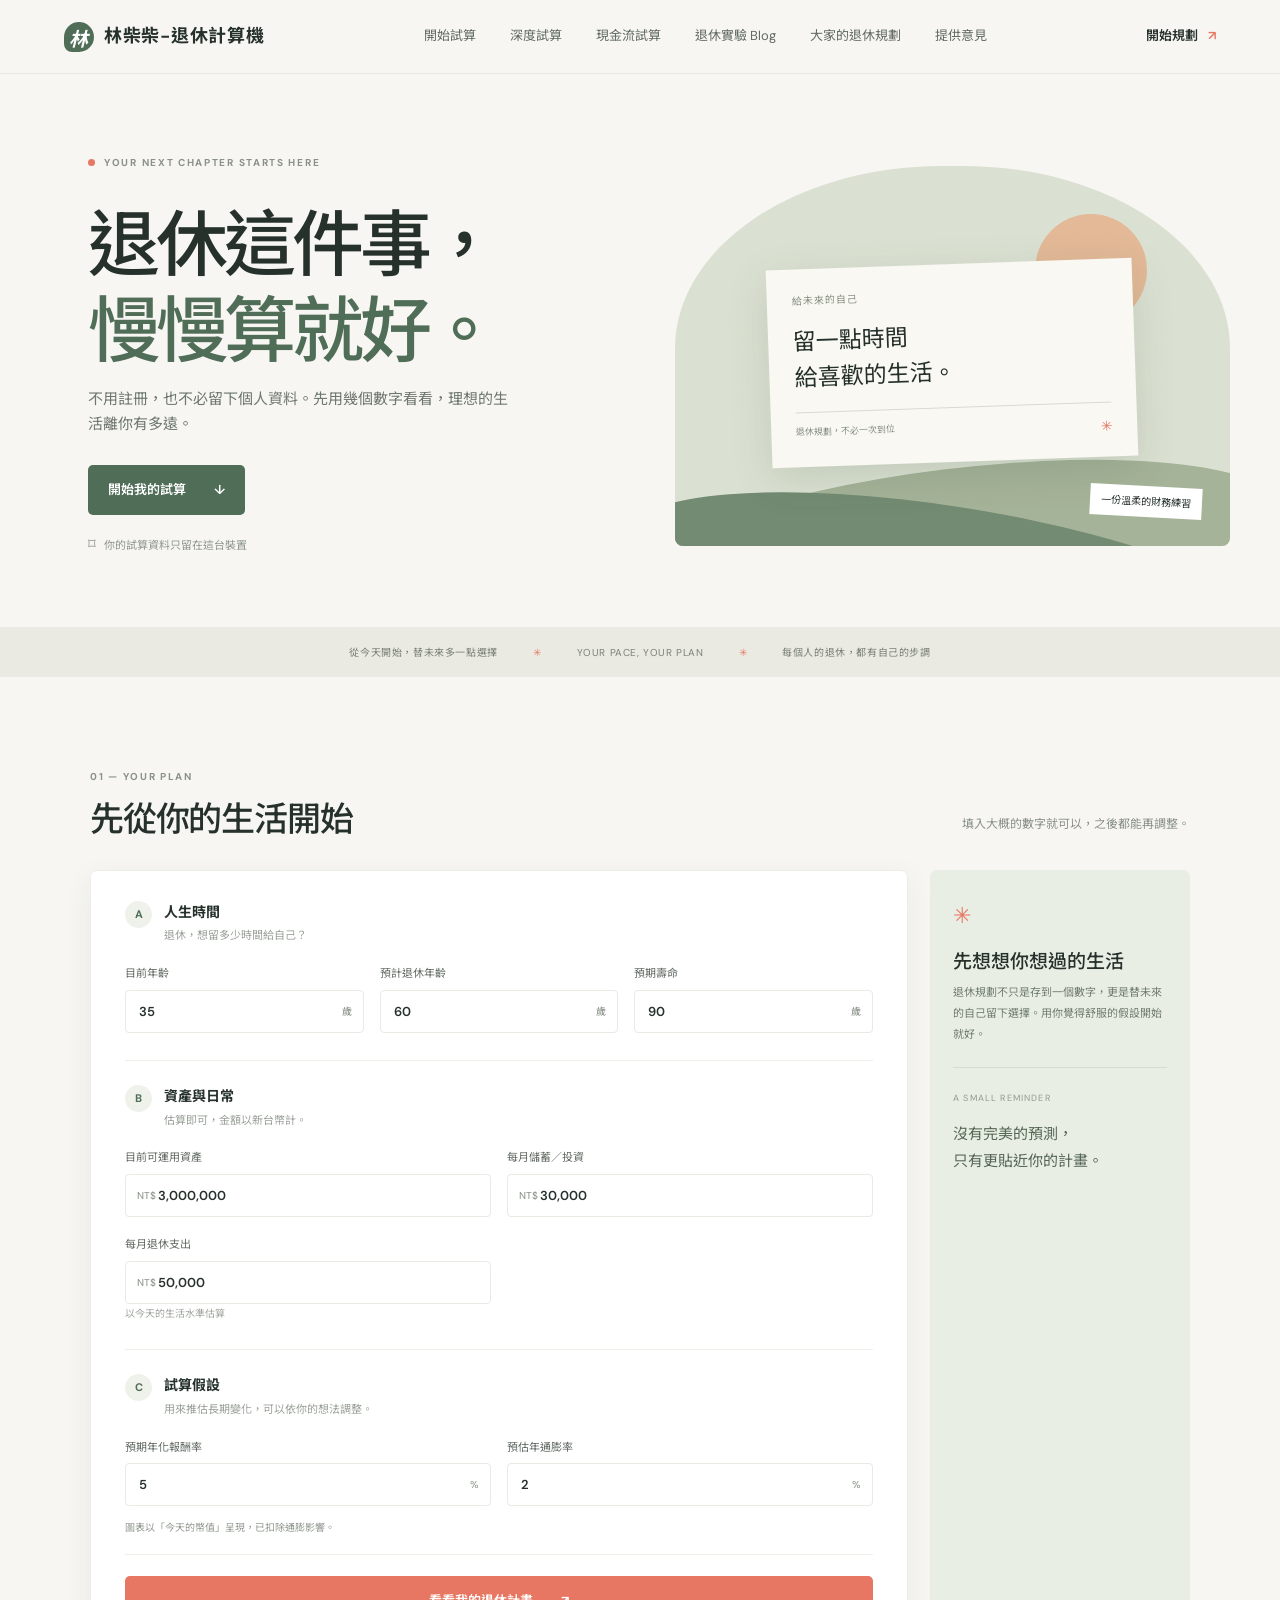
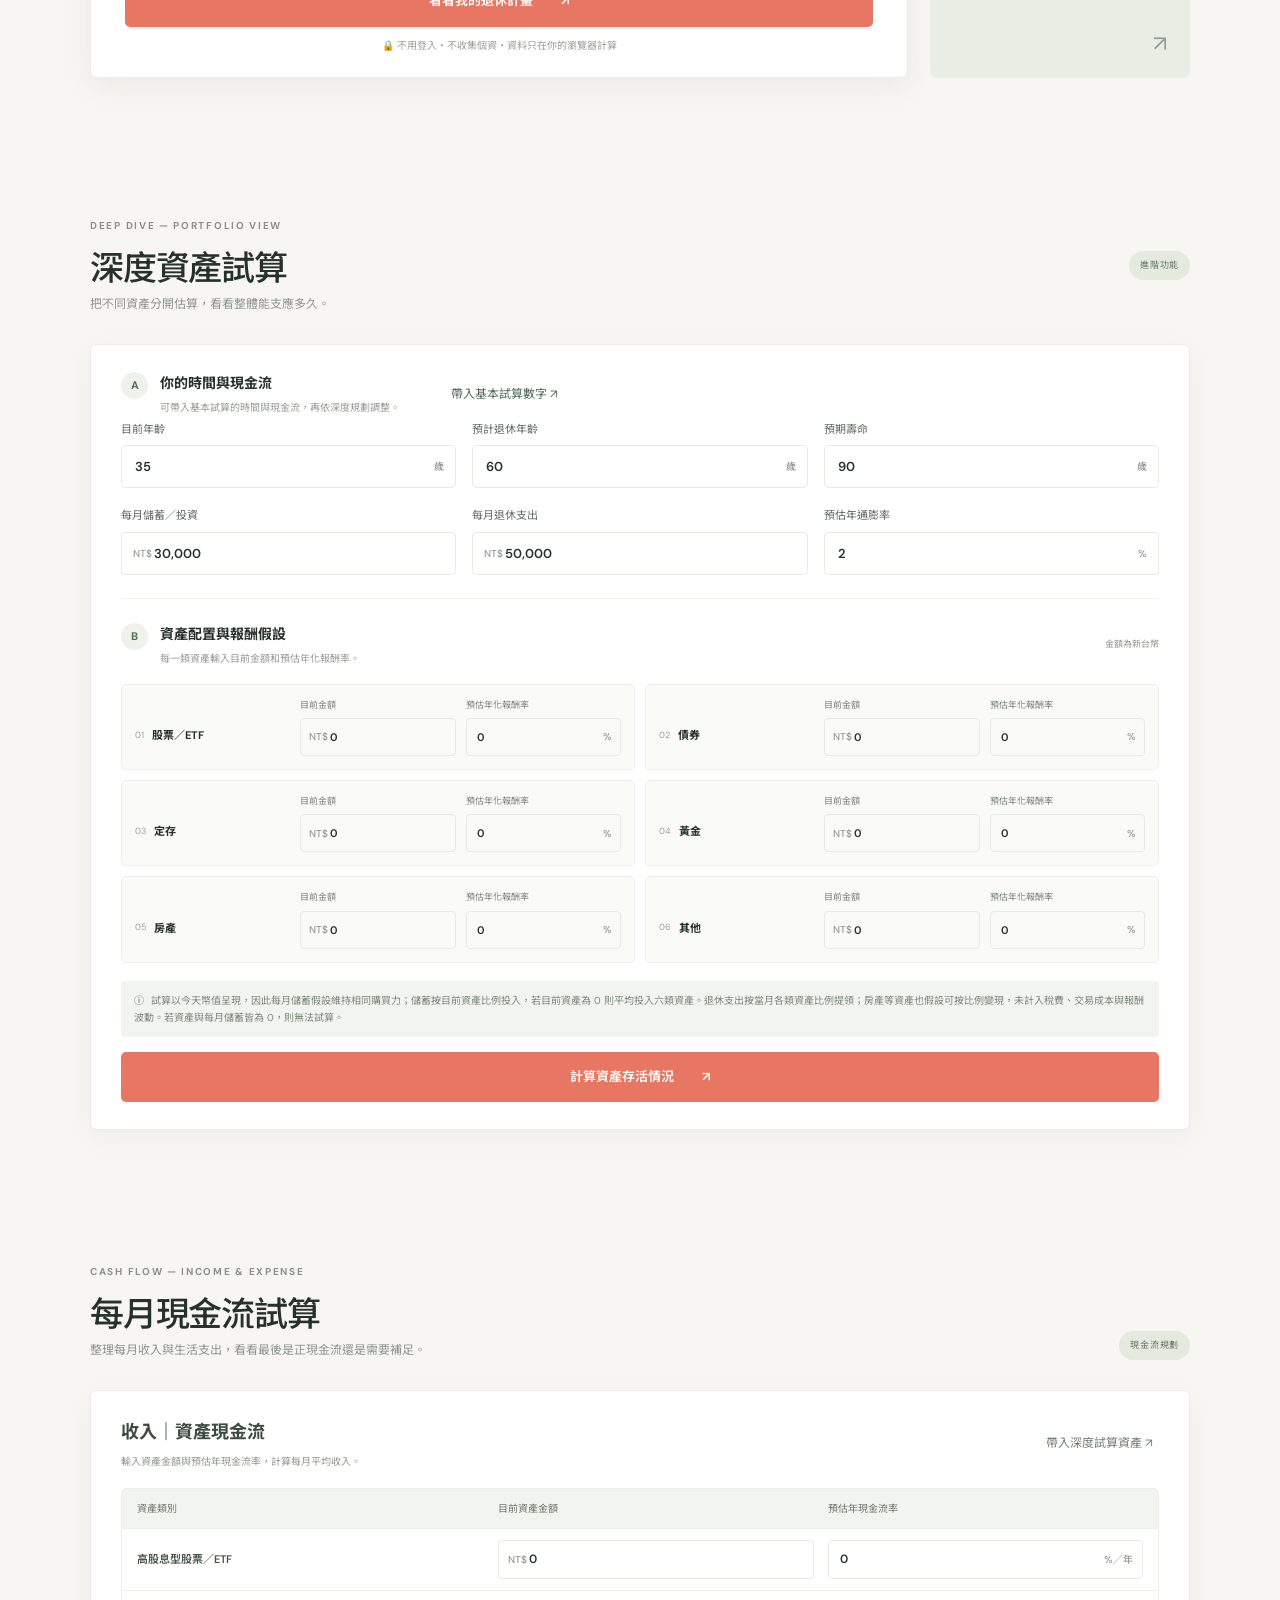
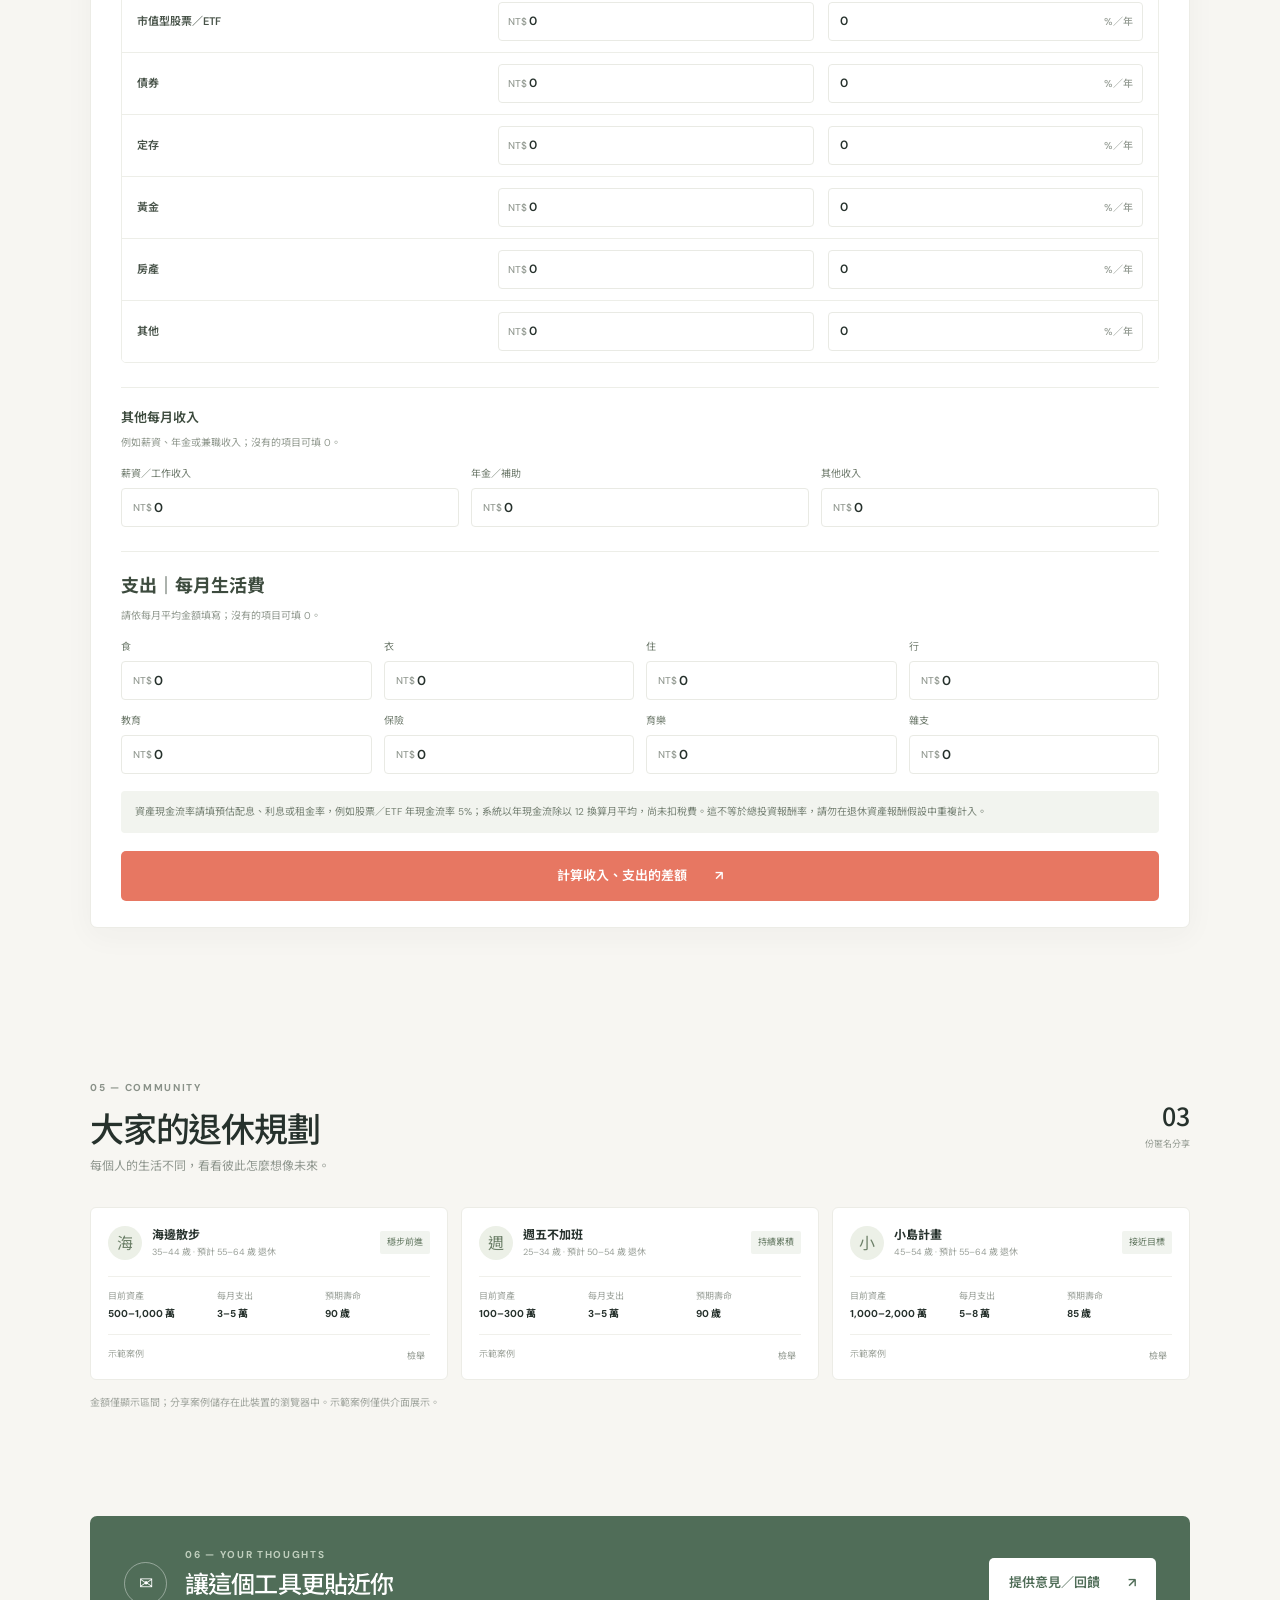
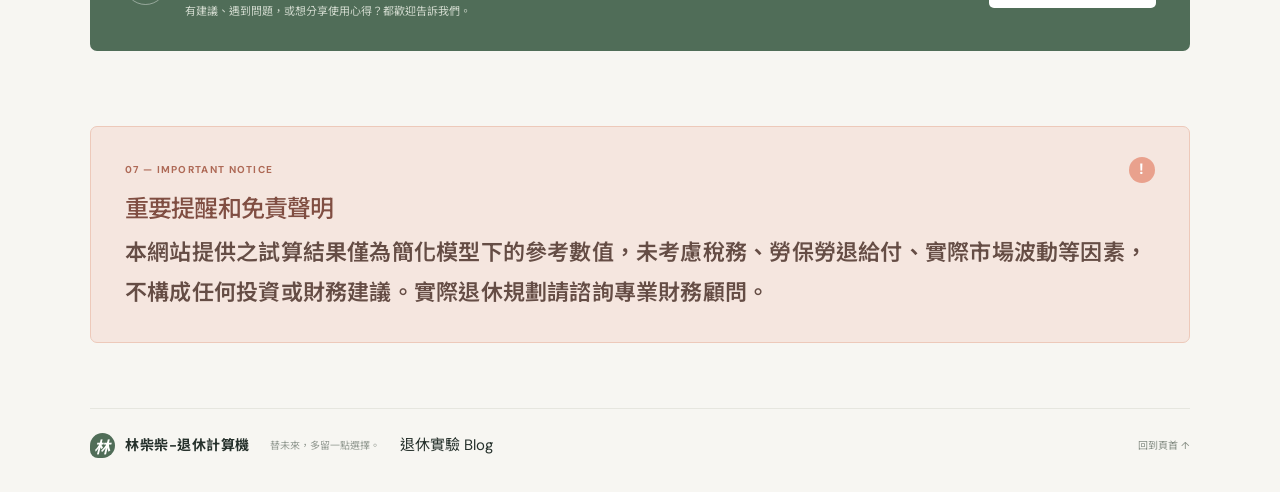
<file: index.html>
<!doctype html>
<html lang="zh-Hant">
<head>
  <meta charset="utf-8" />
  <meta name="viewport" content="width=device-width, initial-scale=1" />
  <meta name="theme-color" content="#f7f6f2" />
  <meta name="description" content="以今天的幣值試算退休資產走勢，匿名看看大家的退休規劃。" />
  <title>林柴柴-退休計算機</title>
  <link rel="preconnect" href="https://fonts.googleapis.com">
  <link rel="preconnect" href="https://fonts.gstatic.com" crossorigin>
  <link href="https://fonts.googleapis.com/css2?family=DM+Sans:wght@400;500;600;700&family=Noto+Sans+TC:wght@400;500;600;700;800&display=swap" rel="stylesheet">
  <link rel="stylesheet" href="style.css" />
  <link rel="stylesheet" href="deep.css" />
  <link rel="stylesheet" href="cashflow.css" />
</head>
<body>
  <header class="topbar"><a class="brand" href="#top"><span class="brand-mark">林</span><span>林柴柴-退休計算機</span></a><nav><a href="#calculator">開始試算</a><a href="#deep-calculator">深度試算</a><a href="#cashflow">現金流試算</a><a href="blog.html">退休實驗 Blog</a><a href="#community">大家的退休規劃</a><a href="#feedback">提供意見</a></nav><a class="top-cta" href="#calculator">開始規劃 <span>↗</span></a></header>
  <main id="top">
    <section class="hero"><div class="hero-copy"><div class="eyebrow"><span></span> YOUR NEXT CHAPTER STARTS HERE</div><h1>退休這件事，<br><em>慢慢算就好。</em></h1><p>不用註冊，也不必留下個人資料。先用幾個數字看看，理想的生活離你有多遠。</p><a class="button dark" href="#calculator">開始我的試算 <span>↓</span></a><div class="hero-note"><span class="tiny-lock">⌑</span> 你的試算資料只留在這台裝置</div></div><div class="hero-art"><div class="sun"></div><div class="hill hill-back"></div><div class="hill hill-front"></div><div class="art-card"><div class="art-label">給未來的自己</div><div class="art-big">留一點時間<br>給喜歡的生活。</div><div class="art-line"></div><div class="art-bottom"><span>退休規劃，不必一次到位</span><span>✳</span></div></div><div class="art-tag">一份溫柔的財務練習</div></div></section>
    <section class="ticker"><span>從今天開始，替未來多一點選擇</span><i>✳</i><span>YOUR PACE, YOUR PLAN</span><i>✳</i><span>每個人的退休，都有自己的步調</span></section>
    <section class="calculator section-wrap" id="calculator"><div class="section-heading"><div><div class="eyebrow">01 — YOUR PLAN</div><h2>先從你的生活開始</h2></div><p>填入大概的數字就可以，之後都能再調整。</p></div><div class="calc-layout"><form id="calc-form" class="form-card"><div class="form-group"><div class="group-title"><span class="step">A</span><div><h3>人生時間</h3><p>退休，想留多少時間給自己？</p></div></div><div class="field-grid three"><label>目前年齡<span class="input-wrap"><input name="age" type="number" value="35" min="18" max="99" required><b>歲</b></span></label><label>預計退休年齡<span class="input-wrap"><input name="retireAge" type="number" value="60" min="18" max="100" required><b>歲</b></span></label><label>預期壽命<span class="input-wrap"><input name="lifeAge" type="number" value="90" min="40" max="120" required><b>歲</b></span></label></div></div><div class="form-group"><div class="group-title"><span class="step">B</span><div><h3>資產與日常</h3><p>估算即可，金額以新台幣計。</p></div></div><div class="field-grid two"><label>目前可運用資產<span class="input-wrap"><b>NT$</b><input name="assets" type="text" inputmode="numeric" value="3000000" data-money="true" required></span></label><label>每月儲蓄／投資<span class="input-wrap"><b>NT$</b><input name="saving" type="text" inputmode="numeric" value="30000" data-money="true" required></span></label><label>每月退休支出<span class="input-wrap"><b>NT$</b><input name="spending" type="text" inputmode="numeric" value="50000" data-money="true" required></span><small>以今天的生活水準估算</small></label></div></div><div class="form-group last"><div class="group-title"><span class="step">C</span><div><h3>試算假設</h3><p>用來推估長期變化，可以依你的想法調整。</p></div></div><div class="field-grid two"><label>預期年化報酬率<span class="input-wrap"><input name="returnRate" type="number" value="5" min="-10" max="30" step="0.1" required><b>%</b></span></label><label>預估年通膨率<span class="input-wrap"><input name="inflation" type="number" value="2" min="0" max="20" step="0.1" required><b>%</b></span></label></div><p class="real-return">圖表以「今天的幣值」呈現，已扣除通膨影響。</p></div><button class="button coral submit-button" type="submit">看看我的退休計畫 <span>↗</span></button><p class="privacy-line">🔒 不用登入・不收集個資・資料只在你的瀏覽器計算</p></form><aside class="side-note"><span class="note-icon">✳</span><h3>先想想你想過的生活</h3><p>退休規劃不只是存到一個數字，更是替未來的自己留下選擇。用你覺得舒服的假設開始就好。</p><div class="side-divider"></div><span class="side-caption">A SMALL REMINDER</span><p class="small-quote">沒有完美的預測，<br>只有更貼近你的計畫。</p><span class="side-doodle">↗</span></aside></div></section>
    <section id="deep-calculator" class="deep-calculator section-wrap">
      <div class="section-heading"><div><div class="eyebrow">DEEP DIVE — PORTFOLIO VIEW</div><h2>深度資產試算</h2><p class="heading-sub">把不同資產分開估算，看看整體能支應多久。</p></div><span class="deep-badge">進階功能</span></div>
      <form id="deep-form" class="deep-form">
        <div class="deep-shared"><div class="deep-shared-head"><span class="step">A</span><div><h3>你的時間與現金流</h3><p>可帶入基本試算的時間與現金流，再依深度規劃調整。</p></div><button class="text-button sync-deep" id="sync-deep" type="button">帶入基本試算數字 ↗</button></div><div class="field-grid three"><label>目前年齡<span class="input-wrap"><input name="age" type="number" value="35" min="18" max="99" required><b>歲</b></span></label><label>預計退休年齡<span class="input-wrap"><input name="retireAge" type="number" value="60" min="18" max="100" required><b>歲</b></span></label><label>預期壽命<span class="input-wrap"><input name="lifeAge" type="number" value="90" min="40" max="120" required><b>歲</b></span></label><label>每月儲蓄／投資<span class="input-wrap"><b>NT$</b><input name="saving" type="text" inputmode="numeric" value="30000" data-money="true" required></span></label><label>每月退休支出<span class="input-wrap"><b>NT$</b><input name="spending" type="text" inputmode="numeric" value="50000" data-money="true" required></span></label><label>預估年通膨率<span class="input-wrap"><input name="inflation" type="number" value="2" min="0" max="30" step="0.1" required><b>%</b></span></label></div></div>
        <div class="deep-assets-head"><div><span class="step">B</span><div><h3>資產配置與報酬假設</h3><p>每一類資產輸入目前金額和預估年化報酬率。</p></div></div><span class="currency-note">金額為新台幣</span></div>
        <div class="deep-asset-grid">
          <article class="deep-asset-row"><div class="asset-name"><span>01</span><strong>股票／ETF</strong></div><label>目前金額<div class="input-wrap"><b>NT$</b><input name="asset_stock" type="text" inputmode="numeric" value="0" data-money="true" required></div></label><label>預估年化報酬率<div class="input-wrap"><input name="rate_stock" type="number" value="0" min="-99" max="100" step="0.1" required><b>%</b></div></label></article>
          <article class="deep-asset-row"><div class="asset-name"><span>02</span><strong>債券</strong></div><label>目前金額<div class="input-wrap"><b>NT$</b><input name="asset_bond" type="text" inputmode="numeric" value="0" data-money="true" required></div></label><label>預估年化報酬率<div class="input-wrap"><input name="rate_bond" type="number" value="0" min="-99" max="100" step="0.1" required><b>%</b></div></label></article>
          <article class="deep-asset-row"><div class="asset-name"><span>03</span><strong>定存</strong></div><label>目前金額<div class="input-wrap"><b>NT$</b><input name="asset_deposit" type="text" inputmode="numeric" value="0" data-money="true" required></div></label><label>預估年化報酬率<div class="input-wrap"><input name="rate_deposit" type="number" value="0" min="-99" max="100" step="0.1" required><b>%</b></div></label></article>
          <article class="deep-asset-row"><div class="asset-name"><span>04</span><strong>黃金</strong></div><label>目前金額<div class="input-wrap"><b>NT$</b><input name="asset_gold" type="text" inputmode="numeric" value="0" data-money="true" required></div></label><label>預估年化報酬率<div class="input-wrap"><input name="rate_gold" type="number" value="0" min="-99" max="100" step="0.1" required><b>%</b></div></label></article>
          <article class="deep-asset-row"><div class="asset-name"><span>05</span><strong>房產</strong></div><label>目前金額<div class="input-wrap"><b>NT$</b><input name="asset_property" type="text" inputmode="numeric" value="0" data-money="true" required></div></label><label>預估年化報酬率<div class="input-wrap"><input name="rate_property" type="number" value="0" min="-99" max="100" step="0.1" required><b>%</b></div></label></article>
          <article class="deep-asset-row"><div class="asset-name"><span>06</span><strong>其他</strong></div><label>目前金額<div class="input-wrap"><b>NT$</b><input name="asset_other" type="text" inputmode="numeric" value="0" data-money="true" required></div></label><label>預估年化報酬率<div class="input-wrap"><input name="rate_other" type="number" value="0" min="-99" max="100" step="0.1" required><b>%</b></div></label></article>
        </div>
        <p class="deep-model-note"><span>ⓘ</span> 試算以今天幣值呈現，因此每月儲蓄假設維持相同購買力；儲蓄按目前資產比例投入，若目前資產為 0 則平均投入六類資產。退休支出按當月各類資產比例提領；房產等資產也假設可按比例變現，未計入稅費、交易成本與報酬波動。若資產與每月儲蓄皆為 0，則無法試算。</p>
        <button class="button coral submit-button" type="submit">計算資產存活情況 <span>↗</span></button>
      </form>
    </section>
    
<section id="results" class="results section-wrap hidden"><div class="section-heading"><div><div class="eyebrow">02 — YOUR OUTLOOK</div><h2>你的退休藍圖</h2></div><button class="text-button" id="edit-button">← 回去調整</button></div><div class="result-banner" id="result-banner"><div class="result-symbol">✳</div><div><span class="result-overline">依照目前的假設</span><h3 id="verdict">正在計算…</h3><p id="verdict-detail"></p></div><div class="result-score"><span>退休時預估資產</span><strong id="retire-total">—</strong></div></div><div class="stat-grid"><article class="stat-card"><span>預計退休時所需資產</span><strong id="fire-number">—</strong><small>以預計退休年齡為起點，到預期壽命的估算</small></article><article class="stat-card"><span>預估退休年齡</span><strong id="retire-age-out">—</strong><small id="retire-years">—</small></article><article class="stat-card"><span>預期壽命時資產</span><strong id="end-total">—</strong><small>以今天幣值估算</small></article></div><article class="chart-card"><div class="chart-head"><div><h3>資產隨時間的變化</h3><p>退休前持續投入，退休後以每月支出提領</p></div><div class="chart-legend"><span></span>預估資產（今日幣值）</div></div><div class="chart-wrap"><svg id="chart" viewBox="0 0 800 280" role="img" aria-label="退休資產走勢圖"></svg></div><div class="chart-axis"><span id="axis-start"></span><span>退休</span><span id="axis-end"></span></div><p class="chart-caption" id="chart-caption">此為依固定年化報酬率逐年推估的簡化走勢，實際市場報酬不會固定。</p></article><div class="share-prompt"><div><span class="eyebrow">03 — SHARE YOUR PLAN</span><h3>每一種步調，都值得被看見。</h3><p>匿名分享你的試算，看看其他人怎麼規劃。</p></div><button class="button dark" id="open-share">匿名分享我的結果 <span>↗</span></button></div></section><section id="cashflow" class="cashflow-calculator section-wrap">
  <div class="section-heading"><div><div class="eyebrow">CASH FLOW — INCOME & EXPENSE</div><h2>每月現金流試算</h2><p class="heading-sub">整理每月收入與生活支出，看看最後是正現金流還是需要補足。</p></div><span class="deep-badge">現金流規劃</span></div>
  <form id="cashflow-form" class="cashflow-form">
    <div class="cashflow-form-head"><div><h3 class="cashflow-major-heading">收入｜資產現金流</h3><p>輸入資產金額與預估年現金流率，計算每月平均收入。</p></div><button class="text-button" id="sync-cashflow" type="button">帶入深度試算資產 ↗</button></div>
    <div class="cashflow-grid">
      <div class="cashflow-grid-head"><span>資產類別</span><span>目前資產金額</span><span>預估年現金流率</span></div>
      <div class="cashflow-row"><strong>高股息型股票／ETF</strong><label class="input-wrap" for="cf-amount-stock-high"><b>NT$</b><input id="cf-amount-stock-high" name="cf_amount_stock_high" type="text" inputmode="numeric" value="0" data-money="true" required></label><label class="input-wrap" for="cf-yield-stock-high"><input id="cf-yield-stock-high" name="cf_yield_stock_high" type="number" value="0" min="0" max="100" step="0.1" required><b>%／年</b></label></div>
      <div class="cashflow-row"><strong>市值型股票／ETF</strong><label class="input-wrap" for="cf-amount-stock-market"><b>NT$</b><input id="cf-amount-stock-market" name="cf_amount_stock_market" type="text" inputmode="numeric" value="0" data-money="true" required></label><label class="input-wrap" for="cf-yield-stock-market"><input id="cf-yield-stock-market" name="cf_yield_stock_market" type="number" value="0" min="0" max="100" step="0.1" required><b>%／年</b></label></div>
      <div class="cashflow-row"><strong>債券</strong><label class="input-wrap" for="cf-amount-bond"><b>NT$</b><input id="cf-amount-bond" name="cf_amount_bond" type="text" inputmode="numeric" value="0" data-money="true" required></label><label class="input-wrap" for="cf-yield-bond"><input id="cf-yield-bond" name="cf_yield_bond" type="number" value="0" min="0" max="100" step="0.1" required><b>%／年</b></label></div>
      <div class="cashflow-row"><strong>定存</strong><label class="input-wrap" for="cf-amount-deposit"><b>NT$</b><input id="cf-amount-deposit" name="cf_amount_deposit" type="text" inputmode="numeric" value="0" data-money="true" required></label><label class="input-wrap" for="cf-yield-deposit"><input id="cf-yield-deposit" name="cf_yield_deposit" type="number" value="0" min="0" max="100" step="0.1" required><b>%／年</b></label></div>
      <div class="cashflow-row"><strong>黃金</strong><label class="input-wrap" for="cf-amount-gold"><b>NT$</b><input id="cf-amount-gold" name="cf_amount_gold" type="text" inputmode="numeric" value="0" data-money="true" required></label><label class="input-wrap" for="cf-yield-gold"><input id="cf-yield-gold" name="cf_yield_gold" type="number" value="0" min="0" max="100" step="0.1" required><b>%／年</b></label></div>
      <div class="cashflow-row"><strong>房產</strong><label class="input-wrap" for="cf-amount-property"><b>NT$</b><input id="cf-amount-property" name="cf_amount_property" type="text" inputmode="numeric" value="0" data-money="true" required></label><label class="input-wrap" for="cf-yield-property"><input id="cf-yield-property" name="cf_yield_property" type="number" value="0" min="0" max="100" step="0.1" required><b>%／年</b></label></div>
      <div class="cashflow-row"><strong>其他</strong><label class="input-wrap" for="cf-amount-other"><b>NT$</b><input id="cf-amount-other" name="cf_amount_other" type="text" inputmode="numeric" value="0" data-money="true" required></label><label class="input-wrap" for="cf-yield-other"><input id="cf-yield-other" name="cf_yield_other" type="number" value="0" min="0" max="100" step="0.1" required><b>%／年</b></label></div>
    </div>
    <div class="cashflow-extra-income"><h3>其他每月收入</h3><p>例如薪資、年金或兼職收入；沒有的項目可填 0。</p><div class="cashflow-entry-grid"><label>薪資／工作收入<span class="input-wrap"><b>NT$</b><input name="income_salary" type="text" inputmode="numeric" value="0" data-money="true" required></span></label><label>年金／補助<span class="input-wrap"><b>NT$</b><input name="income_pension" type="text" inputmode="numeric" value="0" data-money="true" required></span></label><label>其他收入<span class="input-wrap"><b>NT$</b><input name="income_other" type="text" inputmode="numeric" value="0" data-money="true" required></span></label></div></div>
    <div class="cashflow-expenses"><h3>支出｜每月生活費</h3><p>請依每月平均金額填寫；沒有的項目可填 0。</p><div class="cashflow-entry-grid expense-grid"><label>食<span class="input-wrap"><b>NT$</b><input name="expense_food" type="text" inputmode="numeric" value="0" data-money="true" required></span></label><label>衣<span class="input-wrap"><b>NT$</b><input name="expense_clothing" type="text" inputmode="numeric" value="0" data-money="true" required></span></label><label>住<span class="input-wrap"><b>NT$</b><input name="expense_housing" type="text" inputmode="numeric" value="0" data-money="true" required></span></label><label>行<span class="input-wrap"><b>NT$</b><input name="expense_transport" type="text" inputmode="numeric" value="0" data-money="true" required></span></label><label>教育<span class="input-wrap"><b>NT$</b><input name="expense_education" type="text" inputmode="numeric" value="0" data-money="true" required></span></label><label>保險<span class="input-wrap"><b>NT$</b><input name="expense_insurance" type="text" inputmode="numeric" value="0" data-money="true" required></span></label><label>育樂<span class="input-wrap"><b>NT$</b><input name="expense_leisure" type="text" inputmode="numeric" value="0" data-money="true" required></span></label><label>雜支<span class="input-wrap"><b>NT$</b><input name="expense_misc" type="text" inputmode="numeric" value="0" data-money="true" required></span></label></div></div>
    <p class="cashflow-note">資產現金流率請填預估配息、利息或租金率，例如股票／ETF 年現金流率 5%；系統以年現金流除以 12 換算月平均，尚未扣稅費。這不等於總投資報酬率，請勿在退休資產報酬假設中重複計入。</p>
    <button class="button coral submit-button" type="submit">計算收入、支出的差額 <span>↗</span></button>
  </form>
  <section id="cashflow-results" class="cashflow-results hidden" aria-live="polite">
    <div class="cashflow-summary"><article><span>每月總收入</span><strong id="cashflow-income-total">—</strong><small>資產現金流＋其他收入</small></article><article><span>每月總支出</span><strong id="cashflow-expense-total">—</strong><small>食、衣、住、行、教育、保險、育樂、雜支</small></article><article class="cashflow-highlight" id="cashflow-net-card"><span>每月 NET 現金流</span><strong id="cashflow-net-total">—</strong><small id="cashflow-net-note">收入－支出</small></article></div>
    <div class="cashflow-results-grid"><div class="cashflow-table-wrap"><table class="cashflow-table"><thead><tr><th scope="col">收入來源</th><th scope="col">每月金額</th></tr></thead><tbody id="cashflow-income-breakdown"></tbody></table></div><div class="cashflow-table-wrap"><table class="cashflow-table"><thead><tr><th scope="col">支出項目</th><th scope="col">每月金額</th></tr></thead><tbody id="cashflow-expense-breakdown"></tbody></table></div></div>
  </section>
    
    </section>
    <section id="community" class="community section-wrap"><div class="section-heading"><div><div class="eyebrow">05 — COMMUNITY</div><h2>大家的退休規劃</h2><p class="heading-sub">每個人的生活不同，看看彼此怎麼想像未來。</p></div><div class="community-count"><strong id="case-count">—</strong><span>份匿名分享</span></div></div><div id="community-list" class="community-list"></div><p class="community-footnote">金額僅顯示區間；分享案例儲存在此裝置的瀏覽器中。示範案例僅供介面展示。</p></section><section id="feedback" class="feedback section-wrap"><div class="feedback-icon">✉</div><div><div class="eyebrow">06 — YOUR THOUGHTS</div><h2>讓這個工具更貼近你</h2><p>有建議、遇到問題，或想分享使用心得？都歡迎告訴我們。</p></div><a id="feedback-link" class="button light" href="#feedback">提供意見／回饋 <span>↗</span></a></section>
    
    <section class="warning section-wrap"><div class="warning-top"><span>07 — IMPORTANT NOTICE</span><span class="warning-icon">!</span></div><h2>重要提醒和免責聲明</h2><p>本網站提供之試算結果僅為簡化模型下的參考數值，未考慮稅務、勞保勞退給付、實際市場波動等因素，不構成任何投資或財務建議。實際退休規劃請諮詢專業財務顧問。</p></section>
  </main><footer><a class="brand" href="#top"><span class="brand-mark">林</span><span>林柴柴-退休計算機</span></a><span>替未來，多留一點選擇。</span><a href="blog.html">退休實驗 Blog</a><a href="#top">回到頁首 ↑</a></footer>
  <dialog id="share-dialog"><form method="dialog" id="share-form"><button class="modal-close" aria-label="關閉">×</button><div class="eyebrow">SHARE ANONYMOUSLY</div><h2>分享你的退休想像</h2><p class="modal-intro">不需要真名或聯絡方式。選一個暱稱和金額區間，就能和大家交流。</p><label>暱稱（可用任意代號）<input name="nickname" maxlength="16" value="慢慢規劃中" required></label><div class="field-grid two"><label>年齡區間<select name="ageBand"><option>25–34 歲</option><option selected>35–44 歲</option><option>45–54 歲</option><option>55–64 歲</option><option>65 歲以上</option></select></label><label>預計退休年齡<select name="retireBand"><option>50 歲以下</option><option>50–54 歲</option><option selected>55–64 歲</option><option>65 歲以上</option></select></label><label>目前資產區間<select name="assetBand"><option>未滿 100 萬</option><option>100–300 萬</option><option selected>300–500 萬</option><option>500–1,000 萬</option><option>1,000–2,000 萬</option><option>2,000 萬以上</option></select></label><label>每月支出區間<select name="spendBand"><option>未滿 3 萬</option><option selected>3–5 萬</option><option>5–8 萬</option><option>8–12 萬</option><option>12 萬以上</option></select></label><label>預期壽命<select name="lifeBand"><option>80 歲</option><option selected>85 歲</option><option>90 歲</option><option>95 歲以上</option></select></label></div><label class="share-consent"><input name="consent" type="checkbox" required> 我了解這是匿名公開分享，且可以使用本筆分享旁的刪除代碼移除。</label><div class="trap-field" aria-hidden="true"><label>請留空<input name="website" tabindex="-1" autocomplete="off"></label></div><button class="button coral modal-submit" type="submit">匿名分享試算 <span>↗</span></button><p class="modal-foot">瀏覽器會為這次分享產生一組刪除代碼，請自行保存。</p></form></dialog>
  <dialog id="report-dialog"><form method="dialog" id="report-form"><button class="modal-close" aria-label="關閉">×</button><div class="eyebrow">COMMUNITY CARE</div><h2>檢舉這筆分享</h2><p class="modal-intro">請選擇檢舉原因。這筆內容會在本裝置標記，供示範管理流程。</p><input type="hidden" name="caseId"><label>檢舉原因<select name="reason"><option>不當或冒犯內容</option><option>疑似垃圾訊息</option><option>個人資料或隱私疑慮</option><option>其他</option></select></label><button class="button coral modal-submit" type="submit">送出檢舉</button></form></dialog>
  <div id="toast" class="toast" role="status"></div>
  <script src="config.js"></script><script src="app.js"></script>
</body></html>
</file>
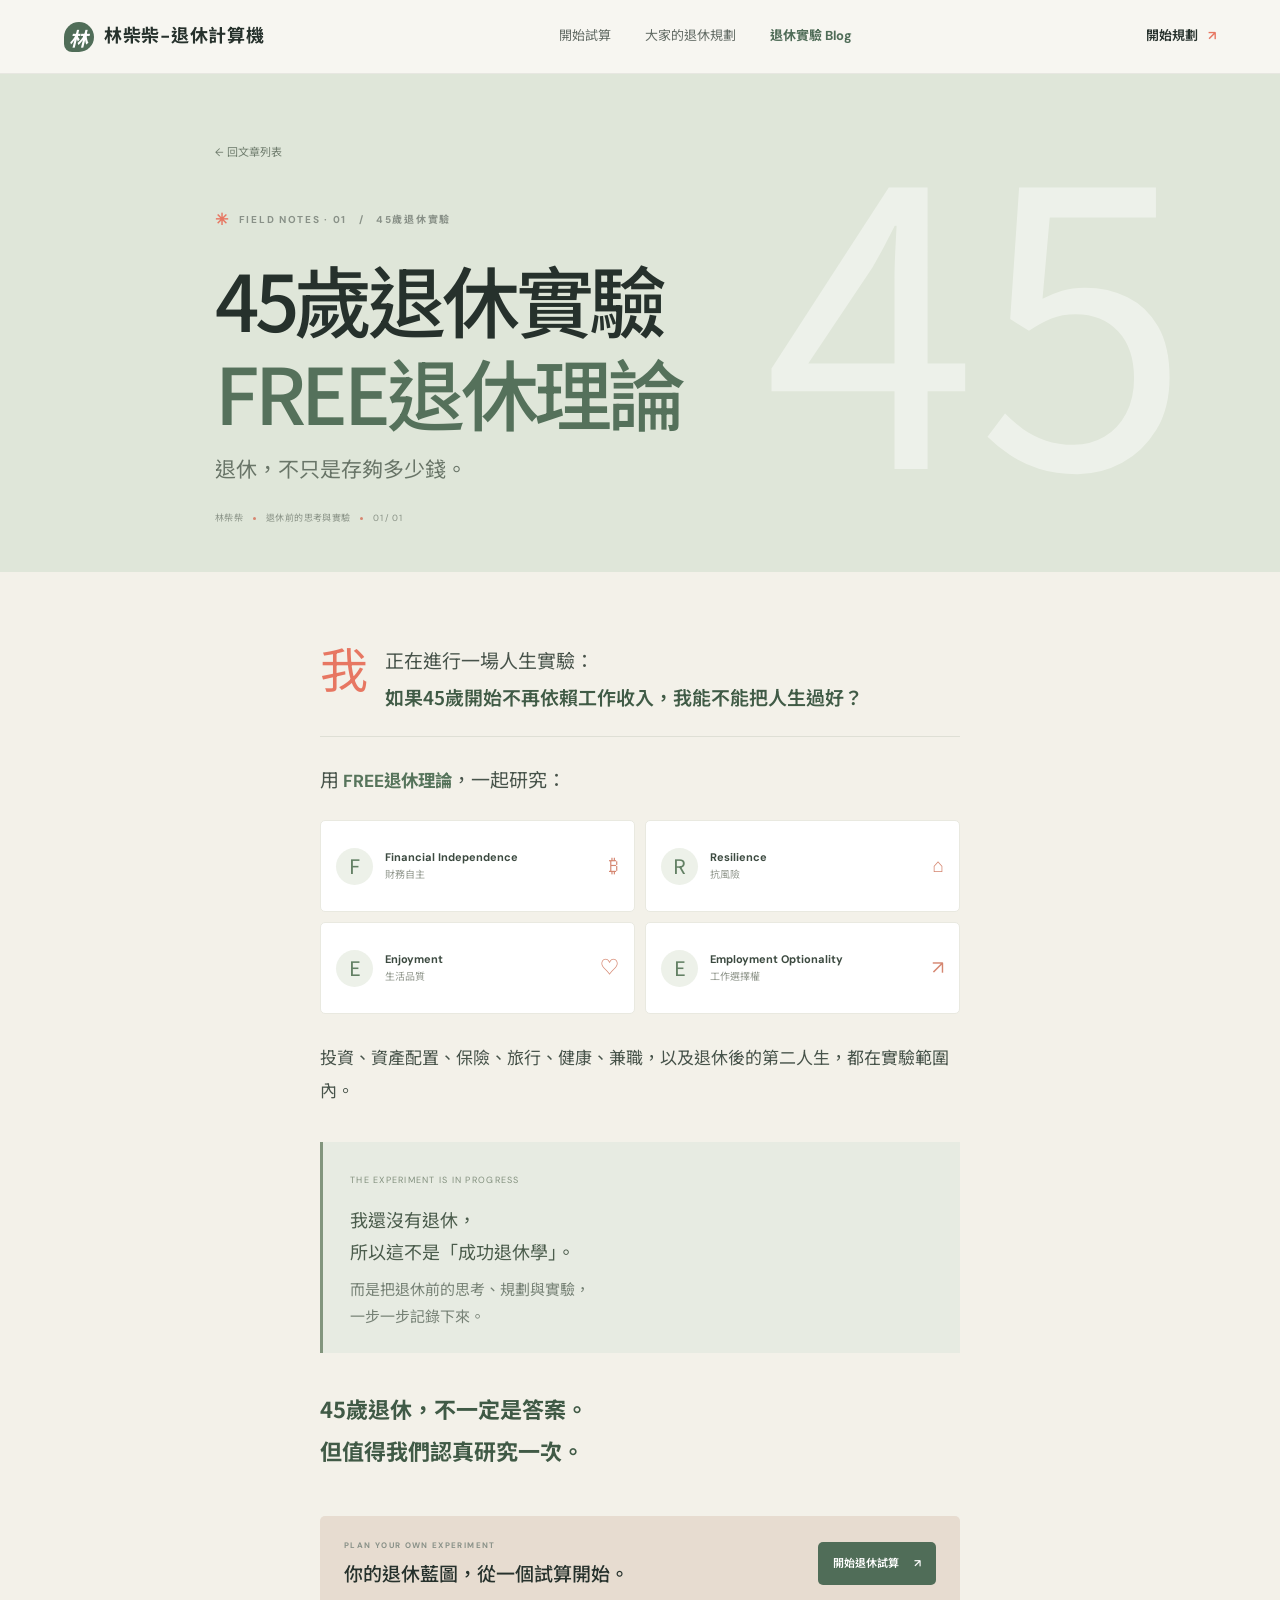
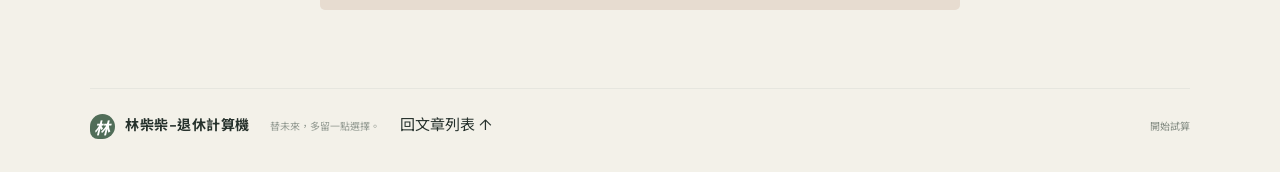
<file: blog-01.html>
<!doctype html>
<html lang="zh-Hant">
<head>
  <meta charset="utf-8" />
  <meta name="viewport" content="width=device-width, initial-scale=1" />
  <meta name="theme-color" content="#f7f6f2" />
  <meta name="description" content="45歲退休，不一定是答案，但值得我們認真研究一次。用 FREE 退休理論記錄退休前的思考、規劃與實驗。" />
  <title>45歲退休實驗｜FREE退休理論｜林柴柴-退休計算機</title>
  <link rel="preconnect" href="https://fonts.googleapis.com">
  <link rel="preconnect" href="https://fonts.gstatic.com" crossorigin>
  <link href="https://fonts.googleapis.com/css2?family=DM+Sans:wght@400;500;600;700&family=Noto+Sans+TC:wght@400;500;600;700;800&display=swap" rel="stylesheet">
  <link rel="stylesheet" href="style.css" />
</head>
<body class="blog-page">
  <header class="topbar"><a class="brand" href="index.html"><span class="brand-mark">林</span><span>林柴柴-退休計算機</span></a><nav><a href="index.html#calculator">開始試算</a><a href="index.html#community">大家的退休規劃</a><a href="blog.html" aria-current="page">退休實驗 Blog</a></nav><a class="top-cta" href="index.html#calculator">開始規劃 <span>↗</span></a></header>
  <main>
    <section class="blog-hero">
      <a class="blog-back" href="blog.html">← 回文章列表</a>
      <div class="eyebrow"><span class="blog-seed">✳</span> FIELD NOTES · 01　/　45歲退休實驗</div>
      <h1>45歲退休實驗<br><em>FREE退休理論</em></h1>
      <p class="blog-deck">退休，不只是存夠多少錢。</p>
      <div class="blog-meta"><span>林柴柴</span><i></i><span>退休前的思考與實驗</span><i></i><span>01 / 01</span></div>
    </section>
    <article class="blog-article">
      <div class="article-lead"><span class="dropcap">我</span><p>正在進行一場人生實驗：<br><strong>如果45歲開始不再依賴工作收入，我能不能把人生過好？</strong></p></div>
      <p>用 <strong class="free-name">FREE退休理論</strong>，一起研究：</p>
      <div class="free-grid">
        <section class="free-card"><span class="free-letter">F</span><div><strong>Financial Independence</strong><span>財務自主</span></div><span class="free-icon">₿</span></section>
        <section class="free-card"><span class="free-letter">R</span><div><strong>Resilience</strong><span>抗風險</span></div><span class="free-icon">⌂</span></section>
        <section class="free-card"><span class="free-letter">E</span><div><strong>Enjoyment</strong><span>生活品質</span></div><span class="free-icon">♡</span></section>
        <section class="free-card"><span class="free-letter">E</span><div><strong>Employment Optionality</strong><span>工作選擇權</span></div><span class="free-icon">↗</span></section>
      </div>
      <p class="article-body">投資、資產配置、保險、旅行、健康、兼職，以及退休後的第二人生，都在實驗範圍內。</p>
      <div class="article-aside"><span>THE EXPERIMENT IS IN PROGRESS</span><p>我還沒有退休，<br>所以這不是「成功退休學」。</p><p>而是把退休前的思考、規劃與實驗，<br>一步一步記錄下來。</p></div>
      <p class="article-ending"><strong>45歲退休，不一定是答案。</strong><br><strong>但值得我們認真研究一次。</strong></p>
      <div class="article-cta"><div><span class="eyebrow">PLAN YOUR OWN EXPERIMENT</span><h2>你的退休藍圖，從一個試算開始。</h2></div><a class="button dark" href="index.html#calculator">開始退休試算 <span>↗</span></a></div>
    </article>
  </main>
  <footer><a class="brand" href="index.html"><span class="brand-mark">林</span><span>林柴柴-退休計算機</span></a><span>替未來，多留一點選擇。</span><a href="blog.html">回文章列表 ↑</a><a href="index.html#calculator">開始試算</a></footer>
</body>
</html>
</file>
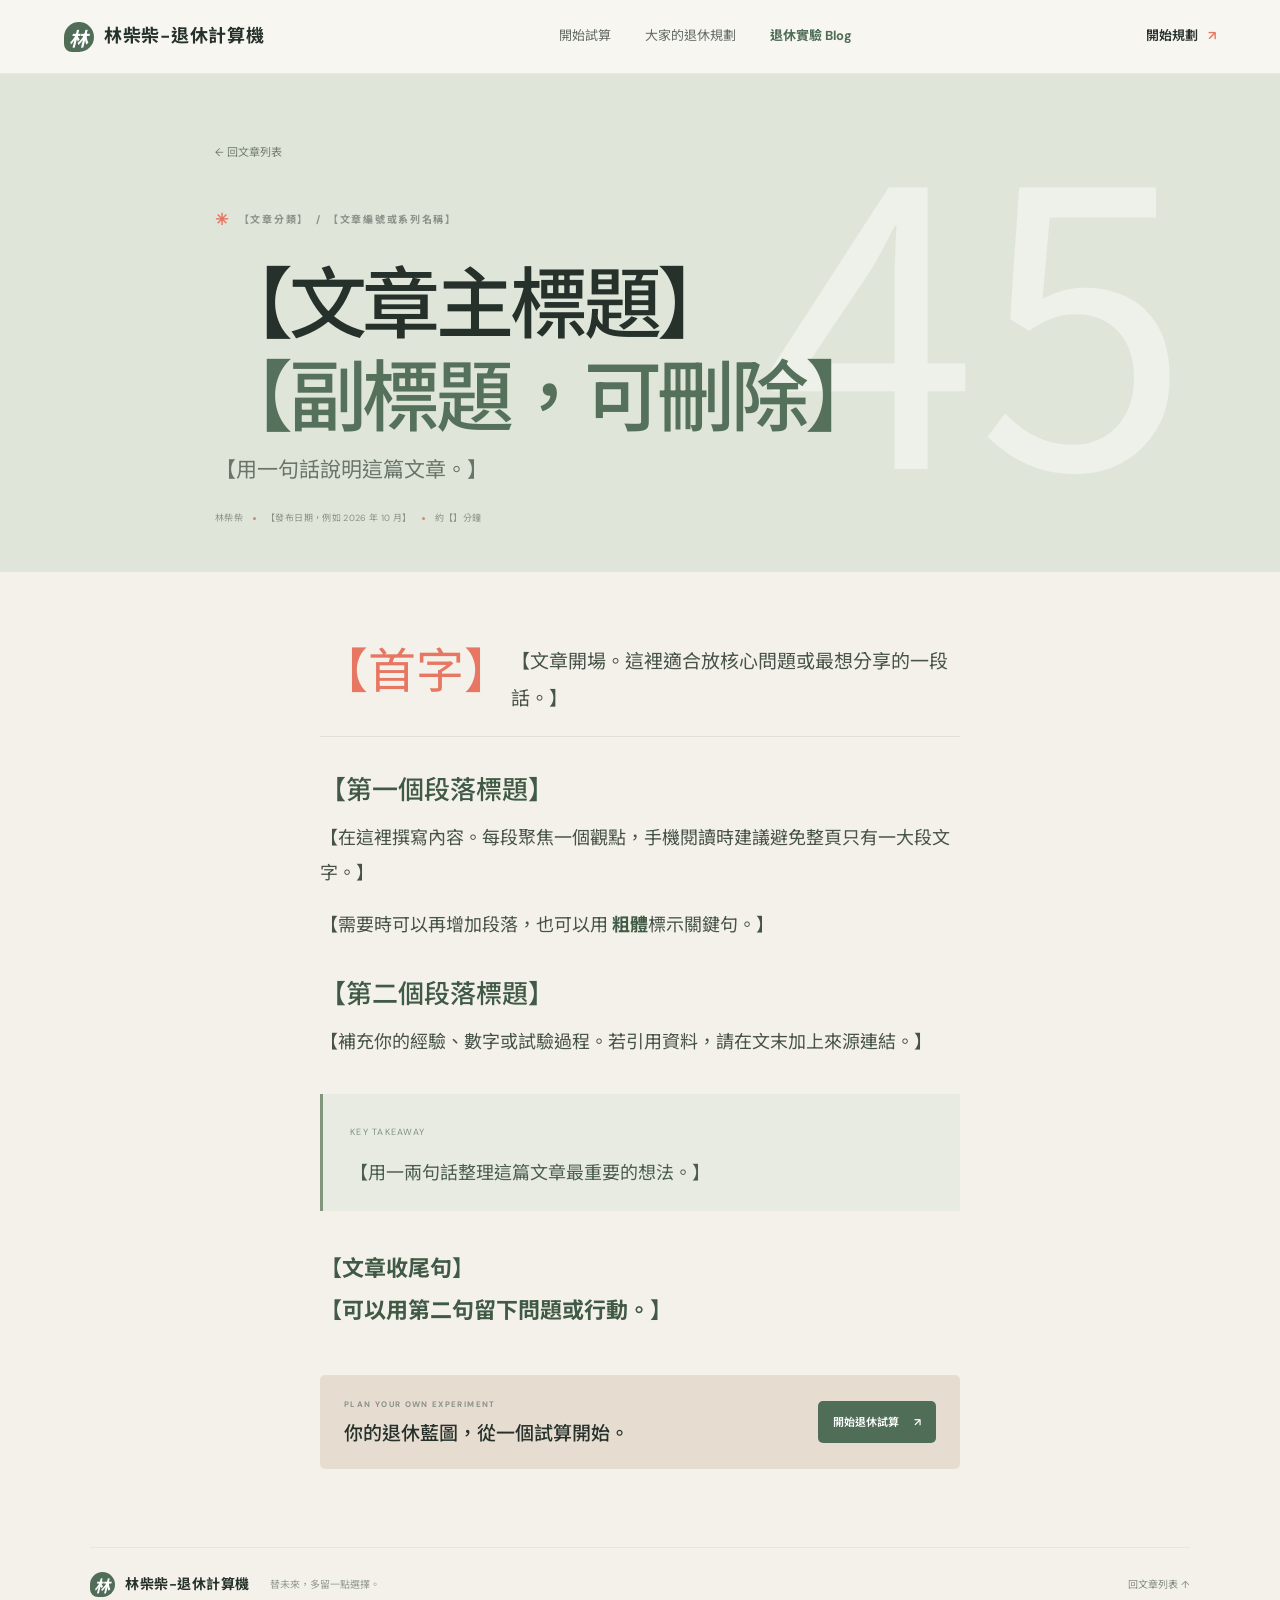
<file: blog-template.html>
<!doctype html>
<html lang="zh-Hant">
<head>
  <meta charset="utf-8" />
  <meta name="viewport" content="width=device-width, initial-scale=1" />
  <meta name="theme-color" content="#f7f6f2" />
  <!-- 編輯：把文章摘要放進 content，讓分享或搜尋結果有簡短介紹。 -->
  <meta name="description" content="【請填寫文章摘要】" />
  <!-- 編輯：格式範例「文章標題｜退休實驗 Blog｜林柴柴-退休計算機」 -->
  <title>【文章標題】｜退休實驗 Blog｜林柴柴-退休計算機</title>
  <link rel="preconnect" href="https://fonts.googleapis.com">
  <link rel="preconnect" href="https://fonts.gstatic.com" crossorigin>
  <link href="https://fonts.googleapis.com/css2?family=DM+Sans:wght@400;500;600;700&family=Noto+Sans+TC:wght@400;500;600;700;800&display=swap" rel="stylesheet">
  <link rel="stylesheet" href="style.css" />
</head>
<body class="blog-page">
  <header class="topbar"><a class="brand" href="index.html"><span class="brand-mark">林</span><span>林柴柴-退休計算機</span></a><nav><a href="index.html#calculator">開始試算</a><a href="index.html#community">大家的退休規劃</a><a href="blog.html" aria-current="page">退休實驗 Blog</a></nav><a class="top-cta" href="index.html#calculator">開始規劃 <span>↗</span></a></header>
  <main>
    <section class="blog-hero">
      <a class="blog-back" href="blog.html">← 回文章列表</a>
      <!-- 編輯：分類與文章編號，例如「投資筆記 · 02 / 45歲退休實驗」。 -->
      <div class="eyebrow"><span class="blog-seed">✳</span> 【文章分類】　/　【文章編號或系列名稱】</div>
      <!-- 編輯：文章標題；可用 <br> 手動換行，<em> 製作綠色副標。 -->
      <h1>【文章主標題】<br><em>【副標題，可刪除】</em></h1>
      <p class="blog-deck">【用一句話說明這篇文章。】</p>
      <div class="blog-meta"><span>林柴柴</span><i></i><span>【發布日期，例如 2026 年 10 月】</span><i></i><span>約【】分鐘</span></div>
    </section>

    <article class="blog-article">
      <!-- 開場：用一個問題、經驗或情境帶入文章。 -->
      <div class="article-lead"><span class="dropcap">【首字】</span><p>【文章開場。這裡適合放核心問題或最想分享的一段話。】</p></div>

      <!-- 正文：每個主題使用 h2，段落使用 p；可複製 article-section 增加段落。 -->
      <section class="article-section">
        <h2>【第一個段落標題】</h2>
        <p>【在這裡撰寫內容。每段聚焦一個觀點，手機閱讀時建議避免整頁只有一大段文字。】</p>
        <p>【需要時可以再增加段落，也可以用 <strong>粗體</strong>標示關鍵句。】</p>
      </section>

      <section class="article-section">
        <h2>【第二個段落標題】</h2>
        <p>【補充你的經驗、數字或試驗過程。若引用資料，請在文末加上來源連結。】</p>
      </section>

      <!-- 摘要重點：不需要時可刪除整個 article-aside。 -->
      <div class="article-aside"><span>KEY TAKEAWAY</span><p>【用一兩句話整理這篇文章最重要的想法。】</p></div>

      <!-- 收尾：記錄下一步，或邀請讀者回到試算工具。 -->
      <p class="article-ending"><strong>【文章收尾句】</strong><br><strong>【可以用第二句留下問題或行動。】</strong></p>
      <div class="article-cta"><div><span class="eyebrow">PLAN YOUR OWN EXPERIMENT</span><h2>你的退休藍圖，從一個試算開始。</h2></div><a class="button dark" href="index.html#calculator">開始退休試算 <span>↗</span></a></div>
    </article>
  </main>
  <footer><a class="brand" href="index.html"><span class="brand-mark">林</span><span>林柴柴-退休計算機</span></a><span>替未來，多留一點選擇。</span><a href="blog.html">回文章列表 ↑</a></footer>
</body>
</html>
</file>
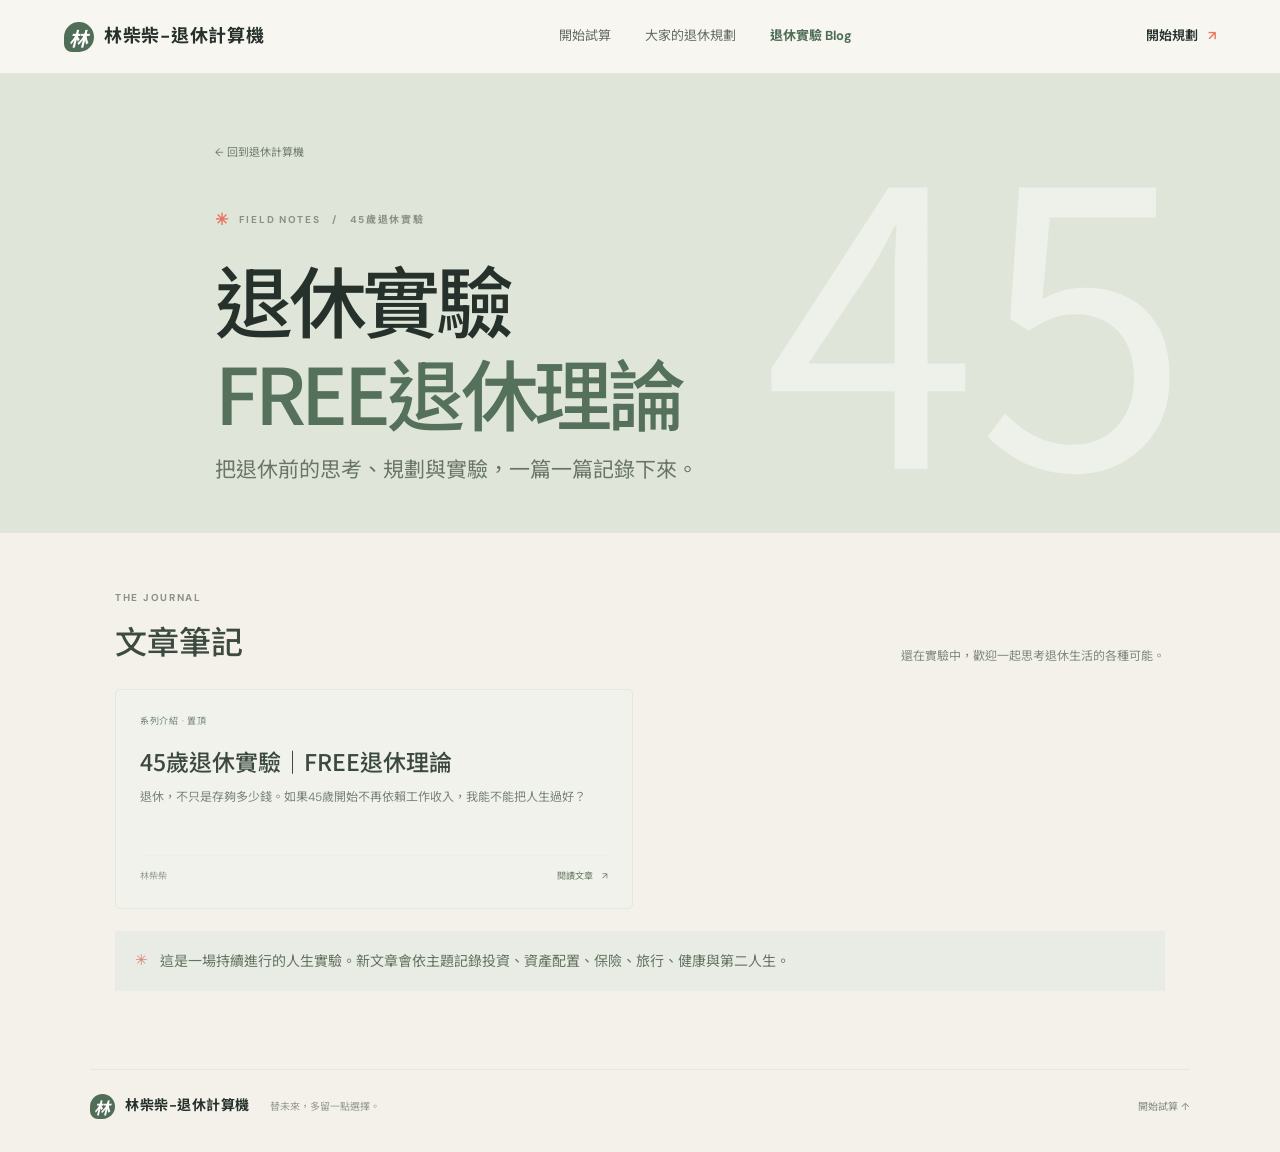
<file: blog.html>
<!doctype html>
<html lang="zh-Hant">
<head>
  <meta charset="utf-8" />
  <meta name="viewport" content="width=device-width, initial-scale=1" />
  <meta name="theme-color" content="#f7f6f2" />
  <meta name="description" content="記錄45歲退休前的思考、規劃與實驗，從FREE退休理論出發，一起研究財務自主、抗風險、生活品質與工作選擇權。" />
  <title>退休實驗 Blog｜FREE退休理論｜林柴柴-退休計算機</title>
  <link rel="preconnect" href="https://fonts.googleapis.com">
  <link rel="preconnect" href="https://fonts.gstatic.com" crossorigin>
  <link href="https://fonts.googleapis.com/css2?family=DM+Sans:wght@400;500;600;700&family=Noto+Sans+TC:wght@400;500;600;700;800&display=swap" rel="stylesheet">
  <link rel="stylesheet" href="style.css" />
</head>
<body class="blog-page">
  <header class="topbar"><a class="brand" href="index.html"><span class="brand-mark">林</span><span>林柴柴-退休計算機</span></a><nav><a href="index.html#calculator">開始試算</a><a href="index.html#community">大家的退休規劃</a><a href="blog.html" aria-current="page">退休實驗 Blog</a></nav><a class="top-cta" href="index.html#calculator">開始規劃 <span>↗</span></a></header>
  <main>
    <section class="blog-hero">
      <a class="blog-back" href="index.html">← 回到退休計算機</a>
      <div class="eyebrow"><span class="blog-seed">✳</span> FIELD NOTES　/　45歲退休實驗</div>
      <h1>退休實驗<br><em>FREE退休理論</em></h1>
      <p class="blog-deck">把退休前的思考、規劃與實驗，一篇一篇記錄下來。</p>
    </section>

    <section class="blog-list" aria-label="文章列表">
      <div class="blog-list-heading"><div><span class="eyebrow">THE JOURNAL</span><h2>文章筆記</h2></div><p>還在實驗中，歡迎一起思考退休生活的各種可能。</p></div>
      <div class="blog-card-grid">
        <!-- 新增文章時：複製一張 article-card，更新連結、分類、標題、摘要和日期。 -->
        <a class="article-card featured" href="blog-01.html">
          <span class="article-card-kicker">系列介紹 · 置頂</span>
          <h3>45歲退休實驗｜FREE退休理論</h3>
          <p>退休，不只是存夠多少錢。如果45歲開始不再依賴工作收入，我能不能把人生過好？</p>
          <span class="article-card-bottom"><span>林柴柴</span><span>閱讀文章　↗</span></span>
        </a>
        <!-- 新文章卡片範本：複製上方 article-card，改成新文章檔名，例如 blog-02.html。 -->
      </div>
      <div class="blog-list-note"><span>✳</span><p>這是一場持續進行的人生實驗。新文章會依主題記錄投資、資產配置、保險、旅行、健康與第二人生。</p></div>
    </section>
  </main>
  <footer><a class="brand" href="index.html"><span class="brand-mark">林</span><span>林柴柴-退休計算機</span></a><span>替未來，多留一點選擇。</span><a href="index.html#calculator">開始試算 ↑</a></footer>
</body>
</html>
</file>
<file: style.css>
:root{--paper:#f7f6f2;--white:#fff;--ink:#26312c;--muted:#777f78;--line:#e7e7df;--green:#506d58;--sage:#dfe6d9;--coral:#e77762;--pale:#f0e7dc;--serif:Georgia,'Noto Sans TC',serif;--sans:'DM Sans','Noto Sans TC',sans-serif}*{box-sizing:border-box}html{scroll-behavior:smooth;scroll-padding-top:88px}body{margin:0;background:var(--paper);color:var(--ink);font:15px/1.7 var(--sans);-webkit-font-smoothing:antialiased}a{color:inherit;text-decoration:none}button,input,select{font:inherit}.topbar{height:74px;padding:0 max(calc((100vw - 1180px)/2),5vw);display:flex;align-items:center;justify-content:space-between;border-bottom:1px solid rgba(38,49,44,.08);background:rgba(247,246,242,.94);position:sticky;top:0;z-index:4;backdrop-filter:blur(12px)}.brand{display:flex;gap:10px;align-items:center;font-size:18px;font-weight:700;letter-spacing:.04em}.brand-mark{width:30px;height:30px;border-radius:50% 50% 50% 8px;background:var(--green);color:white;display:grid;place-items:center;font-family:var(--serif);font-style:italic;font-size:19px}.brand-light{font-weight:400;color:#788177}.topbar nav{display:flex;gap:34px;font-size:13px;color:#626b64}.topbar nav a:hover,footer a:hover{color:var(--coral)}.top-cta{font-size:13px;font-weight:600}.top-cta span{color:var(--coral);padding-left:7px}.hero{max-width:1180px;margin:auto;min-height:550px;padding:80px 0 70px;display:grid;grid-template-columns:1fr 1fr;align-items:center;gap:70px}.hero-copy{padding-left:38px}.eyebrow{font-size:10px;font-weight:700;letter-spacing:.17em;color:#899188;display:flex;align-items:center;gap:9px}.hero-copy .eyebrow span{width:7px;height:7px;border-radius:50%;background:var(--coral)}h1{font-family:var(--serif);font-size:clamp(48px,6vw,72px);font-weight:500;letter-spacing:-.055em;line-height:1.2;margin:25px 0 18px}h1 em{font-style:normal;color:var(--green)}.hero-copy>p{color:#6e7770;max-width:420px;margin:0 0 27px;font-size:15px}.button{border:0;border-radius:5px;padding:14px 20px;display:inline-flex;align-items:center;justify-content:center;gap:28px;font-size:13px;font-weight:600;cursor:pointer;transition:transform .2s,background .2s}.button:hover{transform:translateY(-2px)}.button.dark{background:var(--green);color:white}.button.dark:hover{background:#405c48}.button.coral{background:var(--coral);color:white}.button.coral:hover{background:#d96753}.button.light{background:white;color:var(--green)}.hero-note{color:#90978f;font-size:11px;margin-top:17px}.tiny-lock{font-size:15px;margin-right:5px}.hero-art{height:380px;position:relative;overflow:hidden;background:#dbe1d2;border-radius:48% 48% 8px 8px;display:grid;place-items:center}.sun{width:112px;height:112px;border-radius:50%;background:#e3b997;position:absolute;top:48px;right:83px}.hill{position:absolute;width:120%;height:160px;bottom:-58px;border-radius:50% 50% 0 0}.hill-back{background:#a5b398;transform:rotate(-7deg);bottom:-83px}.hill-front{background:#738b72;transform:rotate(9deg);bottom:-121px;left:-10%}.art-card{position:relative;margin-top:14px;background:#f9f8f3;width:66%;padding:23px 25px 18px;box-shadow:0 12px 40px #334e3725;transform:rotate(-2deg)}.art-label{font-size:10px;letter-spacing:.1em;color:#879083}.art-big{font-family:var(--serif);font-size:23px;line-height:1.55;margin:13px 0 19px}.art-line{height:1px;background:#d8dbd0}.art-bottom{display:flex;justify-content:space-between;color:#889185;font-size:9px;margin-top:12px}.art-bottom span+span{color:var(--coral);font-size:14px}.art-tag{position:absolute;bottom:29px;right:28px;background:#fff;padding:7px 11px;font-size:10px;transform:rotate(3deg)}.ticker{height:50px;background:#eae9e2;display:flex;align-items:center;justify-content:center;gap:35px;color:#7a8278;font-size:10px;letter-spacing:.06em}.ticker i{color:var(--coral);font-style:normal}.section-wrap{max-width:1100px;margin:0 auto;padding:91px 0}.section-heading{display:flex;align-items:end;justify-content:space-between;margin-bottom:30px}.section-heading h2,.feedback h2,.warning h2{font-family:var(--serif);font-size:34px;line-height:1.3;font-weight:500;letter-spacing:-.035em;margin:10px 0 0}.section-heading>p{color:#8a918a;font-size:12px;margin:0 0 5px}.calc-layout{display:grid;grid-template-columns:1fr 260px;gap:22px;align-items:stretch}.form-card{background:white;border:1px solid #eeeee8;padding:30px 34px 23px;border-radius:7px;box-shadow:0 8px 30px #343c3210}.form-group{padding:0 0 27px;margin-bottom:24px;border-bottom:1px solid #efefe9}.form-group.last{margin-bottom:20px;padding-bottom:18px}.group-title{display:flex;align-items:start;gap:12px;margin-bottom:19px}.step{width:27px;height:27px;border-radius:50%;background:#eff2eb;color:var(--green);display:grid;place-items:center;font-size:11px;font-weight:700}.group-title h3{margin:0;font-size:14px;font-weight:700}.group-title p{margin:2px 0 0;color:#9aa099;font-size:11px}.field-grid{display:grid;gap:18px 16px}.field-grid.three{grid-template-columns:repeat(3,minmax(0,1fr))}.field-grid.two{grid-template-columns:repeat(2,minmax(0,1fr))}.field-grid label,.modal-submit~p{font-size:11px;color:#626b64}.input-wrap{display:flex;align-items:center;margin-top:7px;padding:0 11px;height:43px;border:1px solid #e9eae4;border-radius:4px;color:#949b93}.input-wrap:focus-within{border-color:#9cae99;box-shadow:0 0 0 3px #dfe6d955}.input-wrap input{min-width:0;width:100%;height:100%;background:transparent;border:0;outline:0;color:var(--ink);font-size:13px;font-weight:600}.input-wrap b{font-size:10px;font-weight:500;white-space:nowrap}.field-grid label small{font-size:10px;color:#a0a59e}.real-return{font-size:10px;color:#929990;margin:13px 0 0}.submit-button{width:100%;margin-top:1px}.privacy-line{text-align:center;margin:10px 0 0;font-size:10px;color:#9ba199}.side-note{position:relative;overflow:hidden;background:#e9eee5;border-radius:7px;padding:27px 23px}.note-icon{display:block;color:var(--coral);font-size:22px}.side-note h3{font-family:var(--serif);font-size:19px;font-weight:500;line-height:1.5;margin:12px 0 8px}.side-note>p{font-size:11px;line-height:1.9;color:#727d71;margin:0}.side-divider{height:1px;background:#d3dccf;margin:22px 0 16px}.side-caption{font-size:9px;letter-spacing:.13em;color:#8e9a8c}.side-note .small-quote{font-family:var(--serif);font-size:15px;line-height:1.8;color:#556653;margin-top:9px}.side-doodle{position:absolute;right:23px;bottom:15px;color:#8ca08a;font-size:22px}.results{padding-top:20px}.hidden{display:none!important}.text-button{background:transparent;border:0;color:#738175;font-size:12px;cursor:pointer}.result-banner{background:#e6ece2;border-radius:7px;padding:24px 28px;display:flex;align-items:center;gap:18px;margin-bottom:15px}.result-banner.caution{background:#f3e9e3}.result-symbol{width:44px;height:44px;border-radius:50%;display:grid;place-items:center;background:white;color:var(--green);font-size:20px;flex:0 0 auto}.caution .result-symbol{color:#d77660}.result-overline{font-size:10px;color:#7e8a7b}.result-banner h3{margin:3px 0;font-size:19px}.result-banner p{margin:0;color:#738074;font-size:11px}.result-score{margin-left:auto;text-align:right}.result-score span,.stat-card>span{display:block;color:#758074;font-size:10px}.result-score strong{font-size:18px;white-space:nowrap}.stat-grid{display:grid;grid-template-columns:repeat(3,1fr);gap:14px;margin-bottom:15px}.stat-card,.chart-card{background:white;border:1px solid #eeeeea;border-radius:7px;padding:21px}.stat-card strong{display:block;font-size:21px;letter-spacing:-.03em;margin:7px 0 2px}.stat-card small{font-size:10px;color:#9a9f98}.chart-card{padding:22px 25px}.chart-head{display:flex;justify-content:space-between;align-items:center}.chart-head h3{font-size:13px;margin:0}.chart-head p{font-size:10px;color:#999f98;margin:3px 0}.chart-legend{font-size:10px;color:#808980}.chart-legend span{display:inline-block;background:#82967f;width:7px;height:7px;border-radius:50%;margin-right:5px}.chart-wrap{margin-top:17px}.chart-wrap svg{width:100%;height:auto;max-height:280px;overflow:visible}.grid-line{stroke:#eaede8;stroke-width:1}.grid-label{font:10px var(--sans);fill:#a0a69e}.area{fill:url(#chartFill)}.trend{fill:none;stroke:#668268;stroke-width:3;stroke-linecap:round;stroke-linejoin:round}.retire-line{stroke:#dd907b;stroke-width:1.5;stroke-dasharray:4 5}.retire-label{font:10px var(--sans);fill:#c87964}.chart-dot{fill:#fff;stroke:#668268;stroke-width:3}.chart-axis{display:flex;justify-content:space-between;margin:0 4px 0 9%;font-size:9px;color:#9ca29a}.chart-caption{font-size:9px;color:#a1a69e;margin:11px 0 0}.share-prompt{margin-top:17px;background:#dfe6d9;border-radius:7px;padding:25px 29px;display:flex;justify-content:space-between;align-items:center}.share-prompt h3{font-family:var(--serif);font-size:22px;font-weight:500;margin:7px 0 2px}.share-prompt p{font-size:11px;color:#798277;margin:0}.community{padding-top:60px}.community .section-heading{align-items:center}.heading-sub{font-size:12px;color:#90978f;margin:6px 0 0}.community-count{text-align:right}.community-count strong{font-family:var(--serif);font-size:25px;font-weight:500;display:block;line-height:1.2}.community-count span{font-size:9px;color:#929990}.community-list{display:grid;grid-template-columns:repeat(3,1fr);gap:13px}.community-card{background:white;border:1px solid #ecece6;border-radius:6px;padding:17px 17px 11px;min-width:0}.community-card-top{display:flex;align-items:center;gap:10px}.avatar{width:34px;height:34px;flex:0 0 auto;border-radius:50%;background:#ecf0e7;color:#6d8069;display:grid;place-items:center;font-family:var(--serif);font-size:16px}.person{min-width:0}.person strong{display:block;font-size:12px}.person span{display:block;font-size:9px;color:#999f98;white-space:nowrap}.case-result{margin-left:auto;padding:4px 7px;background:#f1f4ef;border-radius:2px;color:#677b65;font-size:9px;white-space:nowrap}.reported .case-result{background:#f6ece7;color:#bc7764}.case-stats{display:grid;grid-template-columns:1fr 1fr 1fr;gap:4px;margin-top:16px;padding:12px 0;border-top:1px solid #f0f0eb;border-bottom:1px solid #f0f0eb}.case-stats span{display:block;color:#9ca29b;font-size:9px}.case-stats strong{display:block;font-size:10px;white-space:nowrap}.case-actions{display:flex;justify-content:space-between;align-items:center;margin-top:7px;min-height:22px}.case-actions button{background:none;border:0;padding:4px 5px;color:#929990;font-size:9px;cursor:pointer}.case-actions button:hover{color:var(--coral)}.demo-label,.own-label{font-size:9px;color:#a0a69e}.own-label{color:var(--green)}.community-footnote{font-size:10px;color:#a0a59e;margin:14px 0}.feedback{padding:30px 34px;background:var(--green);border-radius:7px;color:white;display:flex;align-items:center;gap:18px;margin-bottom:75px}.feedback-icon{width:43px;height:43px;border:1px solid #ffffff66;border-radius:50%;display:grid;place-items:center;font-size:17px}.feedback .eyebrow{color:#c0cfbe}.feedback h2{font-size:24px;margin:4px 0}.feedback p{font-size:11px;color:#d0d9cd;margin:0}.feedback .button{margin-left:auto;white-space:nowrap}.warning{background:#f5e6df;border:1px solid #edc9ba;border-radius:7px;padding:30px 34px;margin-bottom:65px}.warning-top{display:flex;justify-content:space-between;align-items:center;color:#ae6956;font-size:10px;letter-spacing:.13em;font-weight:700}.warning-icon{width:26px;height:26px;border-radius:50%;background:#e9a18d;color:white;display:grid;place-items:center;font-size:15px}.warning h2{font-size:24px;color:#804e42;margin:8px 0 11px}.warning p{font-size:22px;font-weight:600;line-height:1.8;letter-spacing:.01em;color:#654d45;margin:0}footer{max-width:1100px;margin:auto;border-top:1px solid #e6e6df;padding:24px 0 33px;display:flex;align-items:center;gap:20px}footer .brand{font-size:14px}footer .brand-mark{width:25px;height:25px;font-size:16px}footer>span{font-size:10px;color:#939a92}footer>a:last-child{margin-left:auto;font-size:10px;color:#838b82}dialog{border:0;border-radius:8px;padding:0;width:min(540px,calc(100vw - 28px));max-height:92vh;box-shadow:0 25px 90px #26312c44;color:var(--ink)}dialog::backdrop{background:#18221db0;backdrop-filter:blur(3px)}dialog form{padding:31px 32px 25px;position:relative}dialog h2{font-family:var(--serif);font-weight:500;font-size:28px;margin:8px 0 4px}dialog .modal-intro{color:#858d84;font-size:11px;margin:0 0 20px}dialog label{font-size:11px;color:#657066;display:block;margin-bottom:13px}dialog input:not([type=checkbox]),dialog select{display:block;width:100%;margin-top:6px;border:1px solid #e5e8e0;border-radius:4px;background:white;padding:11px;font-size:12px;color:var(--ink);outline:none}dialog input:focus,dialog select:focus{border-color:#95a88f}.modal-close{position:absolute;top:14px;right:17px;border:0;background:none;color:#92998f;font-size:25px;cursor:pointer}.share-consent{display:flex;align-items:start;gap:8px;margin-top:5px!important}.share-consent input{margin:3px 0 0;accent-color:var(--green)}.modal-submit{width:100%;margin-top:6px}.modal-foot{font-size:9px;color:#9ca29a;text-align:center;margin:9px 0 0}.trap-field{position:absolute;left:-10000px}.toast{position:fixed;z-index:10;bottom:20px;left:50%;transform:translate(-50%,15px);opacity:0;pointer-events:none;background:#27352d;color:white;padding:11px 17px;border-radius:5px;max-width:calc(100vw - 30px);font-size:11px;box-shadow:0 5px 20px #18221d35;transition:all .2s}.toast.show{opacity:1;transform:translate(-50%,0)}
@media(max-width:1200px){.hero,.section-wrap,footer{margin-left:5vw;margin-right:5vw}.hero{gap:35px}.hero-copy{padding-left:12px}}
@media(max-width:760px){.topbar{height:62px;padding:0 5vw}.topbar nav{display:none}.brand{font-size:16px}.top-cta{font-size:11px}.hero{min-height:auto;margin:0;padding:51px 6vw 44px;grid-template-columns:1fr;gap:34px}.hero-copy{padding:0}.hero-copy .eyebrow{font-size:9px}h1{font-size:53px;margin:17px 0 12px}.hero-copy>p{font-size:13px;max-width:340px}.hero-art{height:275px;width:100%;border-radius:43% 43% 6px 6px}.sun{width:83px;height:83px;top:35px;right:54px}.art-card{width:67%;padding:16px 17px 13px}.art-big{font-size:18px;margin:8px 0 13px}.art-tag{right:15px;bottom:18px;font-size:8px}.ticker{height:40px;gap:15px;font-size:8px;white-space:nowrap;overflow:hidden}.ticker span:nth-of-type(3){display:none}.section-wrap{margin:0 5vw;padding:61px 0}.section-heading{align-items:start;gap:12px;margin-bottom:22px}.section-heading h2,.feedback h2{font-size:28px}.section-heading>p{font-size:10px;max-width:128px;text-align:right}.calc-layout{grid-template-columns:1fr;gap:13px}.form-card{padding:23px 19px 18px}.field-grid.three{grid-template-columns:1fr 1fr;gap:13px}.field-grid.two{gap:13px 10px}.field-grid label{font-size:10px}.input-wrap{height:41px;padding:0 8px}.input-wrap input{font-size:12px}.group-title{margin-bottom:15px}.form-group{padding-bottom:21px;margin-bottom:18px}.group-title h3{font-size:13px}.group-title p{font-size:10px}.side-note{padding:20px 22px}.side-note>p{max-width:430px}.side-divider{margin:14px 0 12px}.side-doodle{bottom:13px}.results{padding-top:0}.result-banner{padding:18px 16px;gap:11px;flex-wrap:wrap}.result-symbol{width:37px;height:37px;font-size:17px}.result-banner h3{font-size:15px}.result-banner p{font-size:10px;max-width:230px}.result-score{margin-left:auto}.result-score span{font-size:8px}.result-score strong{font-size:13px}.stat-grid{gap:7px}.stat-card{padding:13px 10px}.stat-card>span{font-size:9px}.stat-card strong{font-size:14px}.stat-card small{font-size:8px}.chart-card{padding:17px 13px}.chart-head h3{font-size:12px}.chart-head p{font-size:9px}.chart-legend{font-size:8px}.chart-wrap svg{min-height:150px}.grid-label{font-size:9px}.share-prompt{padding:19px 16px;gap:12px;align-items:start;flex-direction:column}.share-prompt h3{font-size:19px}.share-prompt p{font-size:10px}.share-prompt .button{width:100%;justify-content:space-between}.community{padding-top:42px}.community .section-heading{align-items:center}.heading-sub{font-size:10px;max-width:240px}.community-list{grid-template-columns:1fr;gap:9px}.community-card{padding:14px 14px 9px}.case-stats{margin-top:11px;padding:9px 0}.case-stats strong{font-size:11px}.community-count strong{font-size:21px}.feedback{margin-bottom:48px;padding:22px 18px;flex-wrap:wrap;gap:12px}.feedback-icon{width:36px;height:36px}.feedback>div:nth-child(2){flex:1}.feedback h2{font-size:20px}.feedback p{font-size:10px}.feedback .button{width:100%;margin:3px 0 0;justify-content:space-between}.warning{padding:22px 19px;margin-bottom:45px}.warning h2{font-size:20px}.warning p{font-size:20px;line-height:1.75}footer{margin:0 5vw;padding:19px 0 25px;gap:9px}footer .brand{font-size:12px;gap:6px}footer .brand-mark{width:21px;height:21px}footer>span{font-size:8px}footer>a:last-child{font-size:9px}dialog form{padding:26px 21px 20px}dialog h2{font-size:24px}.modal-intro{font-size:10px!important}}
@media(max-width:380px){h1{font-size:46px}.field-grid.three{grid-template-columns:1fr 1fr}.field-grid.two{grid-template-columns:1fr}.warning p{font-size:19px}.case-result{font-size:8px}.person span{font-size:8px}}

/* Editorial page for the FREE retirement experiment blog. */
.blog-page{background:#f3f1e9}.blog-page .topbar nav a[aria-current="page"]{color:var(--green);font-weight:700}.blog-hero{position:relative;overflow:hidden;background:#dfe6d9;padding:65px max(calc((100vw - 850px)/2),7vw) 46px}.blog-hero:after{content:"45";position:absolute;right:max(calc((100vw - 1100px)/2),3vw);top:36px;font-family:var(--serif);font-size:clamp(190px,30vw,390px);line-height:1;color:#ffffff70;pointer-events:none}.blog-back{position:relative;z-index:1;display:inline-block;font-size:11px;color:#6f7c6d;margin-bottom:44px}.blog-hero .eyebrow,.blog-hero h1,.blog-deck,.blog-meta{position:relative;z-index:1}.blog-seed{font-size:16px;color:var(--coral)}.blog-hero h1{font-size:clamp(48px,7vw,78px);margin:19px 0 12px}.blog-hero h1 em{color:#55715b}.blog-deck{font-family:var(--serif);font-size:21px;color:#697568;margin:0}.blog-meta{display:flex;align-items:center;gap:10px;color:#899286;font-size:9px;letter-spacing:.04em;margin-top:24px}.blog-meta i{width:3px;height:3px;border-radius:50%;background:#d78670}.blog-article{max-width:690px;margin:0 auto;padding:69px 25px 78px}.blog-article>p,.article-lead p{font-family:var(--serif);font-size:19px;line-height:1.95;color:#47534a}.article-lead{display:flex;align-items:start;gap:17px;padding:0 0 21px;border-bottom:1px solid #dedfd5;margin-bottom:23px}.article-lead p{margin:0}.article-lead strong{font-weight:600;color:#405b46}.dropcap{font-family:var(--serif);font-size:48px;line-height:1.1;color:var(--coral)}.free-name{color:#56745b;font-family:var(--sans);font-size:.92em}.free-grid{display:grid;grid-template-columns:1fr 1fr;gap:10px;margin:22px 0 26px}.free-card{min-height:92px;display:flex;align-items:center;gap:12px;background:#fff;border:1px solid #e9e9e0;border-radius:5px;padding:15px}.free-letter{width:37px;height:37px;display:grid;place-items:center;border-radius:50%;background:#edf1e9;color:#638064;font-family:var(--serif);font-size:20px}.free-card div{display:flex;flex-direction:column;min-width:0}.free-card div strong{font-size:11px;color:#3c4a40;line-height:1.45}.free-card div span{font-size:10px;color:#92988e}.free-icon{margin-left:auto;color:#d58670;font-size:19px}.blog-article>p.article-body{font-size:17px}.article-aside{margin:35px 0;padding:24px 27px;border-left:3px solid #82957d;background:#e7ebe2}.article-aside>span{font-size:9px;letter-spacing:.14em;color:#82907e}.article-aside p{font-family:var(--serif);font-size:18px;line-height:1.8;color:#4c5d4d;margin:12px 0 0}.article-aside p+p{font-size:15px;color:#778276;margin-top:7px}.blog-article>p.article-ending{font-size:22px;line-height:1.9;color:#405a46;margin:35px 0 45px}.article-cta{display:flex;justify-content:space-between;align-items:center;gap:20px;padding:23px 24px;background:#e7dcd0;border-radius:5px}.article-cta .eyebrow{font-size:8px}.article-cta h2{font-family:var(--serif);font-size:19px;line-height:1.5;font-weight:500;margin:6px 0 0}.article-cta .button{white-space:nowrap;font-size:11px;padding:12px 15px;gap:15px}.blog-page footer{max-width:1100px}@media(max-width:760px){.blog-hero{padding:43px 7vw 34px}.blog-hero:after{right:0;top:80px;font-size:190px}.blog-back{margin-bottom:32px}.blog-hero h1{font-size:48px}.blog-deck{font-size:18px}.blog-meta{gap:7px;font-size:8px}.blog-article{padding:48px 6vw 55px}.blog-article>p,.article-lead p{font-size:17px}.dropcap{font-size:40px}.free-grid{gap:7px}.free-card{padding:10px;gap:8px;min-height:80px}.free-letter{width:31px;height:31px;font-size:17px;flex:0 0 auto}.free-card div strong{font-size:9px}.free-card div span{font-size:9px}.free-icon{font-size:15px}.blog-article>p.article-body{font-size:15px}.article-aside{padding:20px}.article-aside p{font-size:16px}.blog-article>p.article-ending{font-size:20px}.article-cta{align-items:start;flex-direction:column;padding:20px}.article-cta h2{font-size:18px}.article-cta .button{width:100%;justify-content:space-between}.blog-page footer{gap:8px}}

/* Blog archive and reusable article layout. */
.blog-list{max-width:1100px;margin:0 auto;padding:56px 25px 78px}.blog-list-heading{display:flex;justify-content:space-between;align-items:end;gap:24px;margin-bottom:22px}.blog-list-heading h2{font-family:var(--serif);font-size:32px;font-weight:500;margin:7px 0 0;color:#3d4a40}.blog-list-heading>p{max-width:320px;color:#7f897c;font-size:12px;line-height:1.8;margin:0}.blog-card-grid{display:grid;grid-template-columns:repeat(2,minmax(0,1fr));gap:14px}.article-card{display:flex;flex-direction:column;min-height:220px;padding:24px;background:#fff;border:1px solid #e8e8df;border-radius:5px;text-decoration:none;transition:transform .2s ease,box-shadow .2s ease}.article-card:hover{transform:translateY(-3px);box-shadow:0 12px 28px #343c3210}.article-card-kicker{font-size:9px;letter-spacing:.08em;color:#748671}.article-card h3{font-family:var(--serif);font-weight:500;font-size:23px;line-height:1.5;color:#3b493e;margin:15px 0 8px}.article-card p{font-size:12px;line-height:1.8;color:#7b847a;margin:0 0 24px}.article-card-bottom{display:flex;justify-content:space-between;align-items:center;margin-top:auto;padding-top:13px;border-top:1px solid #efefe9;font-size:9px;color:#92998e}.article-card-bottom span:last-child{color:#60765f}.article-card.featured{background:#f0f2eb;border-color:#e3e7dc}.blog-list-note{display:flex;align-items:start;gap:12px;margin-top:22px;padding:17px 20px;background:#e8ece4;color:#647361}.blog-list-note>span{color:#d58670}.blog-list-note p{font-family:var(--serif);font-size:14px;line-height:1.8;margin:0}.article-section{margin:31px 0}.article-section h2{font-family:var(--serif);font-weight:500;font-size:26px;line-height:1.5;color:#405a46;margin:0 0 12px}.blog-article .article-section p{font-family:var(--serif);font-size:18px;line-height:1.95;color:#47534a;margin:0 0 17px}.article-section strong{color:#405b46}
@media(max-width:760px){.blog-list{padding:42px 6vw 55px}.blog-list-heading{display:block}.blog-list-heading h2{font-size:28px}.blog-list-heading>p{font-size:11px;margin-top:9px}.blog-card-grid{grid-template-columns:1fr;gap:10px}.article-card{min-height:190px;padding:20px}.article-card h3{font-size:21px}.article-card p{font-size:11px}.blog-list-note{padding:14px}.blog-list-note p{font-size:13px}.article-section{margin:25px 0}.article-section h2{font-size:22px}.blog-article .article-section p{font-size:16px}}
</file>
<file: deep.css>
.deep-calculator{padding-top:48px}.deep-calculator .section-heading{align-items:center}.deep-badge{font-size:9px;letter-spacing:.08em;color:#657a62;background:#e5eadf;border-radius:20px;padding:7px 11px}.deep-form{background:#fff;border:1px solid #ecece6;border-radius:7px;padding:27px 30px;box-shadow:0 8px 30px #343c320a}.deep-shared{padding-bottom:23px;border-bottom:1px solid #efefe9;position:relative}.deep-shared-head,.deep-assets-head>div{display:flex;align-items:start;gap:12px}.deep-shared-head h3,.deep-assets-head h3{font-size:14px;margin:0}.deep-shared-head p,.deep-assets-head p{font-size:10px;color:#969d94;margin:3px 0 0}.sync-deep{margin:12px 0 15px 39px;color:var(--green);padding:0}.deep-assets-head{display:flex;justify-content:space-between;align-items:center;margin:24px 0 17px}.currency-note{font-size:9px;color:#929a90}.deep-asset-grid{display:grid;grid-template-columns:1fr 1fr;gap:10px}.deep-asset-row{display:grid;grid-template-columns:minmax(105px,1fr) minmax(115px,1fr) minmax(120px,1fr);align-items:end;gap:10px;background:#fafaf7;border:1px solid #edeee8;border-radius:5px;padding:13px}.deep-asset-row label{font-size:9px;color:#7b847a}.deep-asset-row .input-wrap{height:38px;margin-top:5px;padding:0 8px}.deep-asset-row .input-wrap input{font-size:11px}.asset-name{height:38px;display:flex;align-items:center;gap:8px;padding-bottom:3px}.asset-name span{color:#9ba394;font-size:9px}.asset-name strong{font-size:11px;white-space:nowrap}.deep-model-note{font-size:10px;color:#7f897c;background:#f2f4ef;border-radius:4px;padding:11px 13px;margin:18px 0 15px}.deep-model-note span{color:#72876f;font-weight:700;margin-right:4px}.deep-form>.submit-button{margin-top:0}
@media(max-width:760px){.deep-calculator{padding-top:34px}.deep-form{padding:21px 16px}.deep-shared .field-grid.three{grid-template-columns:1fr 1fr}.deep-assets-head{align-items:start;gap:10px}.deep-asset-grid{grid-template-columns:1fr}.deep-asset-row{grid-template-columns:1fr 1fr;gap:9px 12px;padding:11px}.asset-name{grid-column:1/-1;height:auto;padding:0 0 2px}.deep-asset-row label{font-size:9px}.deep-asset-row .input-wrap{height:39px}.deep-model-note{font-size:9px;line-height:1.8}}
@media(max-width:380px){.deep-shared .field-grid.three{grid-template-columns:1fr}.deep-assets-head h3{font-size:12px}.deep-badge{font-size:8px;padding:6px 8px}}
</file>
<file: cashflow.css>
.cashflow-calculator{padding-top:42px}.cashflow-form{padding:26px 30px;background:#fff;border:1px solid #ecece6;border-radius:7px;box-shadow:0 8px 30px #343c320a}.cashflow-form-head{display:flex;align-items:center;justify-content:space-between;gap:16px;margin-bottom:18px}.cashflow-form-head h3{font-size:14px;margin:0}.cashflow-form-head p{font-size:10px;line-height:1.7;color:#929a90;margin:5px 0 0}.cashflow-form-head .text-button{white-space:nowrap}.cashflow-grid{border:1px solid #edeee8;border-radius:5px;overflow:hidden}.cashflow-grid-head,.cashflow-row{display:grid;grid-template-columns:minmax(120px,1.1fr) minmax(170px,1fr) minmax(170px,1fr);align-items:center;gap:14px;padding:11px 15px}.cashflow-grid-head{background:#f2f4ef;font-size:10px;color:#6f7b6d}.cashflow-row{margin:0;border-top:1px solid #edeee8;background:#fff;font-size:11px;color:#485349}.cashflow-row strong{font-weight:600}.cashflow-row .input-wrap{height:39px;margin:0;padding:0 9px}.cashflow-row .input-wrap input{font-size:12px}.cashflow-note{font-size:10px;line-height:1.85;color:#778275;background:#f2f4ef;border-radius:4px;padding:12px 14px;margin:17px 0}.cashflow-results{margin-top:20px}.cashflow-summary{display:grid;grid-template-columns:repeat(3,minmax(0,1fr));gap:10px;margin-bottom:14px}.cashflow-summary article{display:flex;flex-direction:column;gap:7px;padding:17px 19px;background:#fff;border:1px solid #e8e8df;border-radius:5px}.cashflow-summary article>span{font-size:10px;color:#818a7e}.cashflow-summary article strong{font-size:21px;color:#3d4b3e}.cashflow-summary article small{font-size:9px;color:#969d94}.cashflow-summary .cashflow-highlight{background:#e8ece4;border-color:#dfe5d9}.cashflow-summary .cashflow-highlight strong{color:#516a54;font-size:25px}.cashflow-table-wrap{overflow-x:auto;background:#fff;border:1px solid #e8e8df;border-radius:5px}.cashflow-table{width:100%;border-collapse:collapse;min-width:650px;text-align:right}.cashflow-table th,.cashflow-table td{padding:12px 15px;border-bottom:1px solid #efefe9;font-size:10px;white-space:nowrap}.cashflow-table thead th{background:#f5f5f0;color:#788174;font-weight:500}.cashflow-table th:first-child,.cashflow-table td:first-child{text-align:left}.cashflow-table tbody th{font-weight:600;color:#465246}.cashflow-table tbody td{color:#667064}.cashflow-table tbody tr:last-child th,.cashflow-table tbody tr:last-child td{border-bottom:0}
.cashflow-extra-income,.cashflow-expenses{margin-top:24px;padding-top:19px;border-top:1px solid #edeee8}.cashflow-extra-income h3{font-size:13px;margin:0;font-weight:600;color:#3d4b3e}.cashflow-expenses h3,.cashflow-form-head .cashflow-major-heading{font-size:18px;margin:0;font-weight:700;color:#3d4b3e}.cashflow-extra-income>p,.cashflow-expenses>p{font-size:10px;color:#929a90;margin:5px 0 14px}.cashflow-entry-grid{display:grid;grid-template-columns:repeat(3,minmax(0,1fr));gap:12px}.cashflow-entry-grid label{font-size:10px;color:#6f7b6d}.cashflow-entry-grid .input-wrap{height:39px;margin-top:6px}.expense-grid{grid-template-columns:repeat(4,minmax(0,1fr))}.cashflow-results-grid{display:grid;grid-template-columns:repeat(2,minmax(0,1fr));gap:12px}.cashflow-results-grid .cashflow-table{min-width:0}.cashflow-total-row{background:#f5f5f0}.cashflow-total-row th,.cashflow-total-row td{font-weight:700!important;color:#3d4b3e!important}.cashflow-summary .cashflow-highlight.is-negative{background:#f8e9e5;border-color:#f0d6cf}.cashflow-summary .cashflow-highlight.is-negative strong{color:#aa5143}.cashflow-summary .cashflow-highlight.is-positive strong{color:#416a49}
@media(max-width:760px){.cashflow-calculator{padding-top:32px}.cashflow-form{padding:20px 15px}.cashflow-form-head{align-items:start;flex-direction:column;gap:9px}.cashflow-form-head h3{font-size:18px}.cashflow-expenses h3,.cashflow-major-heading{font-size:16px}.cashflow-extra-income h3{font-size:12px}.cashflow-grid-head,.cashflow-row{grid-template-columns:minmax(65px,.7fr) minmax(95px,1fr) minmax(100px,1fr);gap:7px;padding:9px 8px}.cashflow-grid-head{font-size:8px}.cashflow-row{font-size:9px}.cashflow-row .input-wrap{height:36px;padding:0 6px}.cashflow-row .input-wrap b{font-size:8px}.cashflow-row .input-wrap input{font-size:10px}.cashflow-note{font-size:9px;padding:10px}.cashflow-summary{grid-template-columns:1fr;gap:7px}.cashflow-summary article{padding:13px 15px}.cashflow-summary article strong{font-size:19px}.cashflow-summary .cashflow-highlight strong{font-size:23px}.cashflow-entry-grid{grid-template-columns:repeat(2,minmax(0,1fr));gap:10px}.expense-grid{grid-template-columns:repeat(2,minmax(0,1fr))}.cashflow-results-grid{grid-template-columns:1fr;gap:9px}}
</file>
